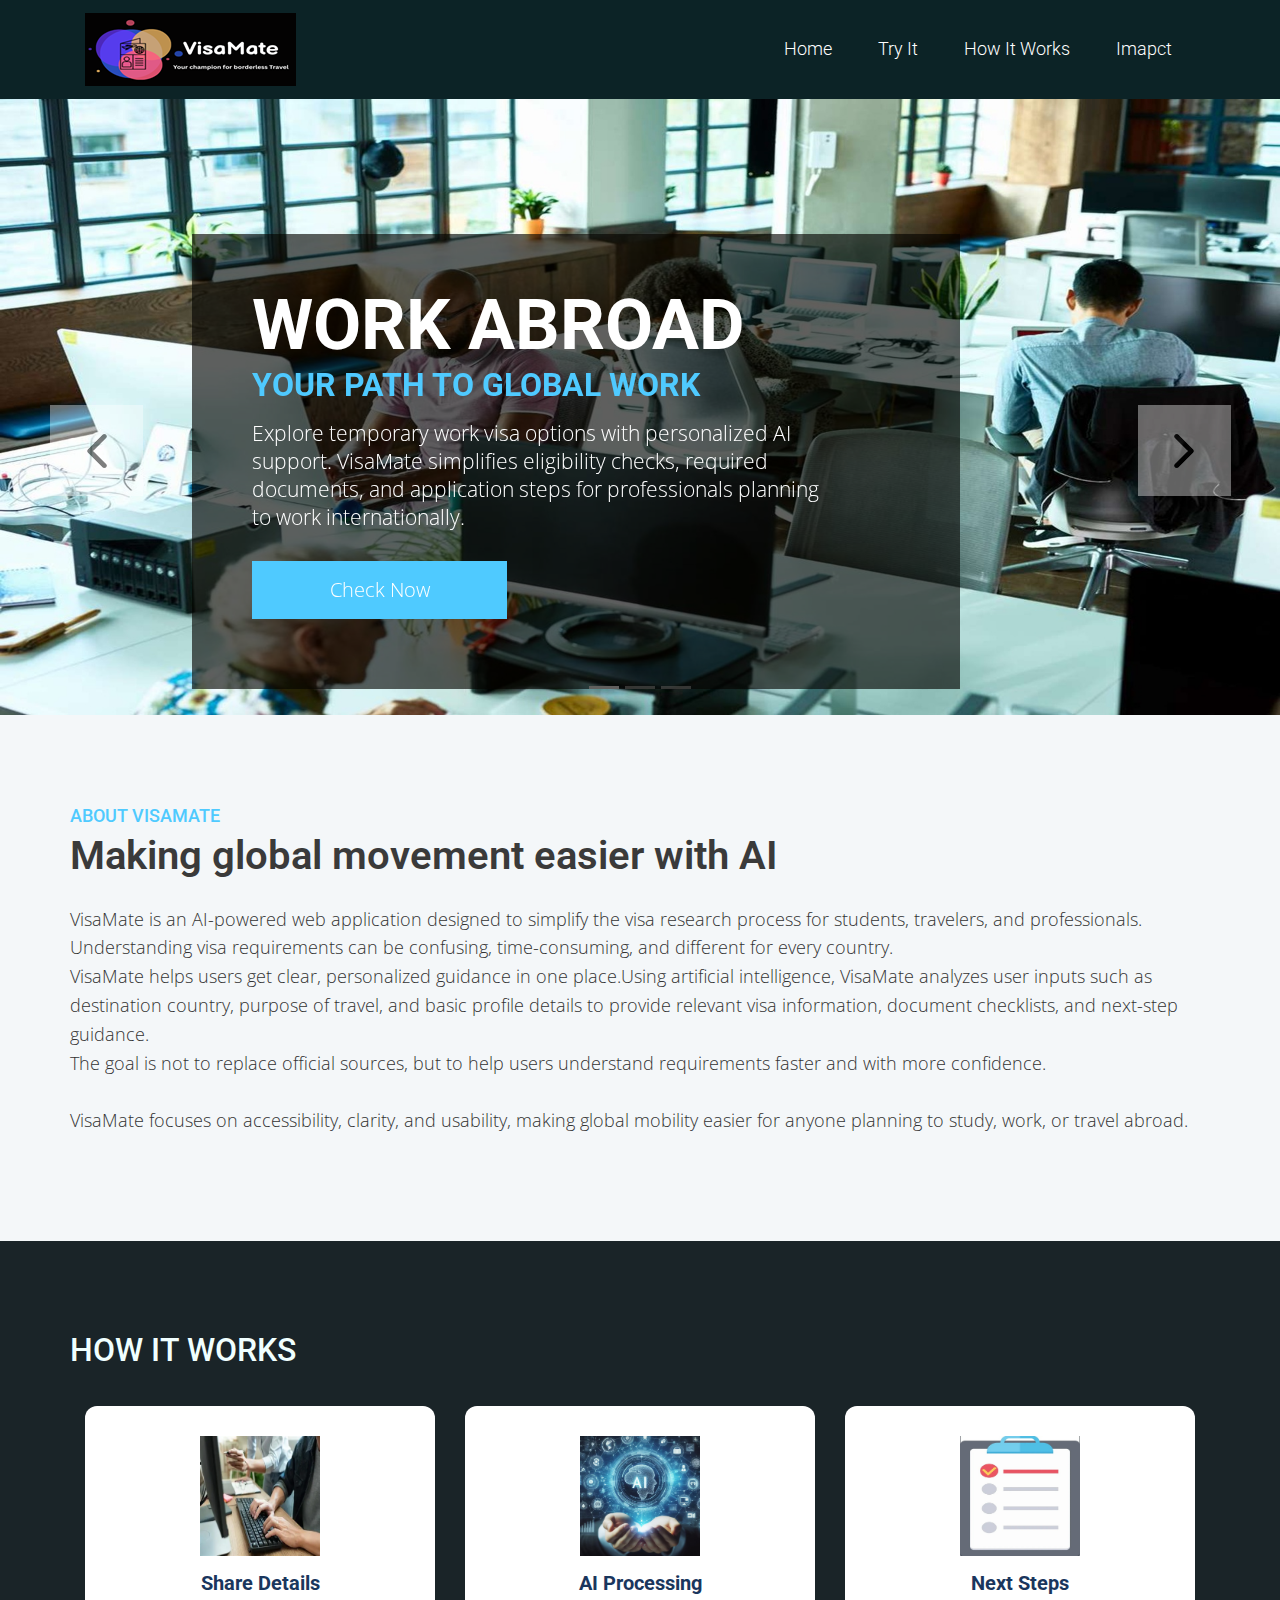
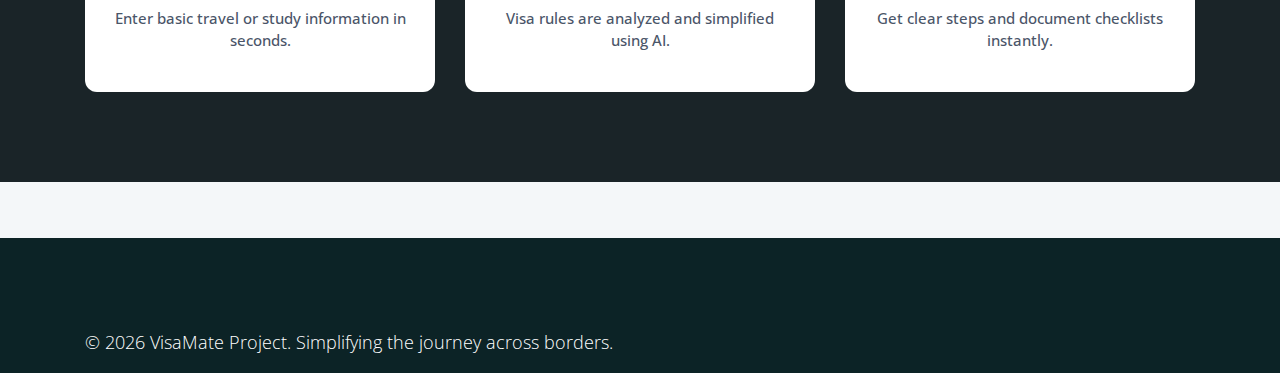
<file: VisamateFrontend/index.html>
<!DOCTYPE html>
<html>

<head>
   <meta charset="utf-8">
   <meta name="viewport" content="width=device-width, initial-scale=1.0">
   <title>VisaMate</title>
   <link rel="stylesheet" href="css/bootstrap.min.css">
   <link rel="stylesheet" href="css/style.css">
   <link rel="stylesheet" href="css/fontawesome.min.css">
   <link href="https://fonts.googleapis.com/css?family=Open+Sans|Roboto" rel="stylesheet">
</head>

<body>
   <div id="header" class="header">
      <nav class="navbar navbar-expand-lg navbar-light text-capitalize">
         <div class="container">
            <a class="navbar-brand" href="#"><img src="imgs/VisaMate.png" alt="#" /></a>
            <button class="navbar-toggler" type="button" data-toggle="collapse" data-target="#show-menu"
               aria-controls="navbarSupportedContent" aria-expanded="false" aria-label="Toggle navigation">
               <span class="navbar-toggler-icon"></span>
            </button>
            <div class="collapse navbar-collapse" id="show-menu">
               <ul class="navbar-nav ml-auto">
                  <li class="nav-item active">
                     <a class="nav-link" href="index.html">Home</a>
                  </li>
                  <li class="nav-item">
                     <a class="nav-link" href="form_fill.html">Try It</a>
                  </li>
                  <li class="nav-item">
                     <a class="nav-link" href="howitworks.html">How it works</a>
                  </li>
                  <li class="nav-item">
                     <a class="nav-link" href="impact.html">Imapct</a>
                  </li>
               </ul>
            </div>
         </div>
      </nav>
   </div>
   <div id="home" class="slider">
      <div id="main_slider" class="carousel slide" data-ride="carousel">
         <ol class="carousel-indicators">
            <li data-target="#main_slider" data-slide-to="0" class="active"></li>
            <li data-target="#main_slider" data-slide-to="1"></li>
            <li data-target="#main_slider" data-slide-to="2"></li>
         </ol>

         <div class="carousel-inner">

            <div class="carousel-item active">
               <img class="d-block w-100" src="imgs/working_slider.jpg" alt="slider_img">
               <div class="ovarlay_slide_cont">
                  <h2>Work Abroad</h2>
                  <h4>Your Path to Global Work</h4>
                  <p>Explore temporary work visa options with personalized AI support. VisaMate simplifies eligibility
                     checks, required documents, and application steps for professionals planning to work
                     internationally.</p>
                  <a class="blue_bt" href="form_fill.html">Check Now</a>
               </div>
            </div>

            <div class="carousel-item">
               <img class="d-block w-100" src="imgs/educationslider.jpeg" alt="slider_img">
               <div class="ovarlay_slide_cont">
                  <h2>Study Abroad</h2>
                  <h4>Study Abroad, Made Simple</h4>
                  <p>Get AI-powered guidance for student visas based on your destination, course, and study plans.
                     VisaMate helps you understand requirements, documents, and next steps so you can focus on your
                     education goals.</p>
                  <a class="blue_bt" href="form_fill.html">Check Now</a>
               </div>
            </div>

            <div class="carousel-item">
               <img class="d-block w-100" src="imgs/traval.jpg" alt="slider_img">
               <div class="ovarlay_slide_cont">
                  <h2>Travel Visa</h2>
                  <h4>Plan Your Trip, Not the Paperwork</h4>
                  <p>Plan your travel with confidence using smart visa insights. VisaMate provides clear, up-to-date
                     guidance on tourist visa requirements so you can avoid last-minute surprises.</p>
                  <a class="blue_bt" href="form_fill.html">Check Nowe</a>
               </div>
            </div>
         </div>
      </div>

      <a class="carousel-control-prev" href="#main_slider" role="button" data-slide="prev">
         <img src="imgs/left.png" alt="#" />
      </a>
      <a class="carousel-control-next" href="#main_slider" role="button" data-slide="next">
         <img src="imgs/right.png" alt="#" />
      </a>
   </div>

   </div>
   <div id="about" class="about_section layout_padding">
      <div class="container">
         <div class="row">
            <div class="row-md-5">
               <h4>ABOUT VISAMATE</h4>
               <h3 style="text-transform: none !important">Making global movement easier with AI</h3>
               <p>VisaMate is an AI-powered web application designed to simplify the visa research process for students,
                  travelers, and professionals. Understanding visa requirements can be confusing, time-consuming, and
                  different for every country. <br>VisaMate helps users get clear, personalized guidance in one
                  place.Using artificial intelligence, VisaMate analyzes user inputs such as destination country,
                  purpose of travel, and basic profile details to provide relevant visa information, document
                  checklists, and next-step guidance. <br>The goal is not to replace official sources, but to help users
                  understand requirements faster and with more confidence.<br><br>VisaMate focuses on accessibility,
                  clarity, and usability, making global mobility easier for anyone planning to study, work, or travel
                  abroad.</p>
            </div>
         </div>
      </div>
   </div>
   <div id="hiw" class="hiw_section layout_padding" style="background: #1a2428;">
      <div class="container">
         <div class="row hiw_row">
            <h2 style="color: azure;">HOW IT WORKS</h2>
         </div>
         <br>
         <div class="row hiw_row">
            <div class="col-md-4">
               <div class="hiw_card">
                  <img src="imgs/blog1.png" alt="">
                  <h4>Share Details</h4>
                  <p>Enter basic travel or study information in seconds.</p>
               </div>
            </div>

            <div class="col-md-4">
               <div class="hiw_card">
                  <img src="imgs/blog2.avif" alt="">
                  <h4>AI Processing</h4>
                  <p>Visa rules are analyzed and simplified using AI.</p>
               </div>
            </div>

            <div class="col-md-4">
               <div class="hiw_card">
                  <img src="imgs/blog3.jpg" alt="">
                  <h4>Next Steps</h4>
                  <p>Get clear steps and document checklists instantly.</p>
               </div>
            </div>

         </div>

      </div>

   </div>

   </div><br><br>
   <div class="row"></div>
   <footer>
      <div class="container">
         <p>&copy; 2026 VisaMate Project. Simplifying the journey across borders.</p>
      </div>
   </footer>
   <script src="js/jquery-3.3.1.min.js"></script>
   <script src="js/bootstrap.min.js"></script>
   <script>
      $(function () {
         'use strict';

         // Smooth scroll ONLY for same-page links
         $('.navbar-nav a').on('click', function (e) {
            var target = $(this).attr('href');

            // If link starts with #
            if (target.startsWith('#')) {
               e.preventDefault();

               if ($(target).length) {
                  $('html, body').animate({
                     scrollTop: $(target).offset().top
                  }, 800);
               }
            }
         });
      });

   </script>
</body>

</html>
</file>
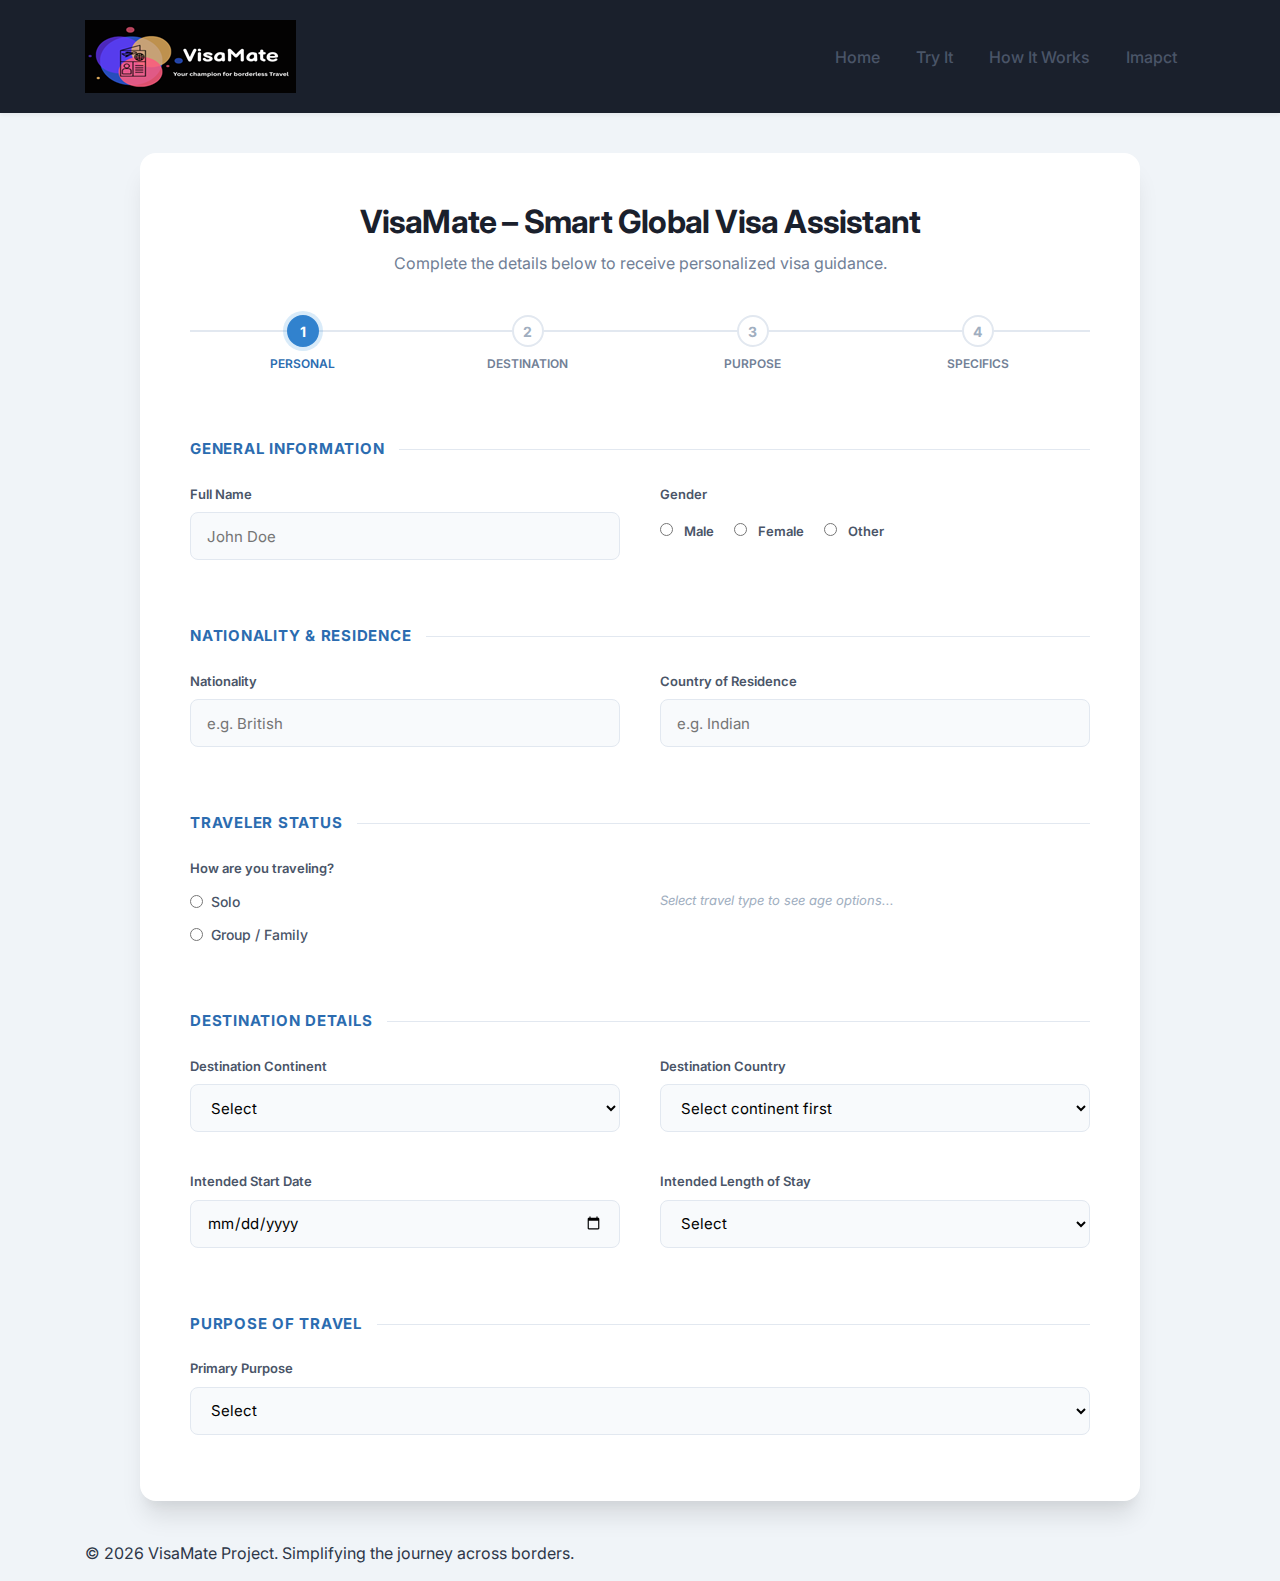
<file: VisamateFrontend/form_fill.html>
<!DOCTYPE html>
<html lang="en">

<head>
    <meta charset="UTF-8">
    <title>VisaMate – Global Visa Guidance</title>
    <meta name="viewport" content="width=device-width, initial-scale=1.0">

    <link rel="stylesheet" href="https://cdn.jsdelivr.net/npm/bootstrap@4.6.2/dist/css/bootstrap.min.css">
    <link href="https://fonts.googleapis.com/css2?family=Inter:wght@400;500;600;700&display=swap" rel="stylesheet">
    <link rel="stylesheet" href="https://cdnjs.cloudflare.com/ajax/libs/font-awesome/5.15.4/css/all.min.css">

    <style>
        body {
            background: #f0f4f8;
            font-family: 'Inter', -apple-system, sans-serif;
            color: #2d3748;
        }

        .navbar {
            background-color: #1a202c;
            box-shadow: 0 2px 4px rgba(0, 0, 0, 0.05);
            padding: 15px 0;
        }

        .navbar-brand {
            font-weight: 700;
            color: #2b6cb0 !important;
            font-size: 24px;
        }

        .nav-link {
            font-weight: 500;
            color: #4a5568 !important;
            margin: 0 10px;
            transition: color 0.3s;
        }

        .nav-link:hover {
            color: #2b6cb0 !important;
        }

        .form-container {
            max-width: 1000px;
            margin: 40px auto;
            background: #ffffff;
            padding: 50px;
            border-radius: 16px;
            box-shadow: 0 20px 25px -5px rgba(0, 0, 0, 0.1), 0 10px 10px -5px rgba(0, 0, 0, 0.04);
        }

        h2 {
            font-weight: 700;
            color: #1a202c;
            letter-spacing: -0.025em;
            margin-bottom: 10px !important;
        }

        p.subtitle {
            text-align: center;
            color: #718096;
            margin-bottom: 40px;
        }

        .progress-stack {
            display: flex;
            justify-content: space-between;
            margin-bottom: 40px;
            position: relative;
        }

        .progress-stack::before {
            content: "";
            position: absolute;
            top: 15px;
            left: 0;
            width: 100%;
            height: 2px;
            background: #e2e8f0;
            z-index: 1;
        }

        .step {
            position: relative;
            z-index: 2;
            text-align: center;
            flex: 1;
        }

        .step-icon {
            width: 32px;
            height: 32px;
            background: #fff;
            border: 2px solid #e2e8f0;
            border-radius: 50%;
            margin: 0 auto 8px;
            display: flex;
            align-items: center;
            justify-content: center;
            font-size: 14px;
            font-weight: 700;
            color: #a0aec0;
            transition: all 0.3s ease;
        }

        .step.active .step-icon {
            border-color: #3182ce;
            background: #3182ce;
            color: #fff;
            box-shadow: 0 0 0 4px rgba(66, 153, 225, 0.2);
        }

        .step.completed .step-icon {
            border-color: #38a169;
            background: #38a169;
            color: #fff;
        }

        .step-label {
            font-size: 12px;
            font-weight: 600;
            color: #718096;
            text-transform: uppercase;
        }

        .step.active .step-label {
            color: #2b6cb0;
        }

        #visaForm {
            display: grid;
            grid-template-columns: 1fr 1fr;
            column-gap: 40px;
            row-gap: 24px;
        }

        .section-title {
            grid-column: 1 / -1;
            font-size: 15px;
            font-weight: 700;
            color: #2b6cb0;
            text-transform: uppercase;
            letter-spacing: 0.05em;
            margin-top: 25px;
            display: flex;
            align-items: center;
        }

        .section-title::after {
            content: "";
            flex: 1;
            height: 1px;
            background: #e2e8f0;
            margin-left: 15px;
        }

        label {
            font-size: 13px;
            font-weight: 600;
            color: #4a5568;
            margin-bottom: 8px;
            display: block;
        }

        input,
        select {
            width: 100%;
            height: 48px !important;
            padding: 10px 16px !important;
            font-size: 15px !important;
            border-radius: 8px !important;
            border: 1.5px solid #e2e8f0 !important;
            background-color: #f8fafc !important;
            transition: all 0.2s ease-in-out !important;
        }

        input:focus,
        select:focus {
            outline: none !important;
            border-color: #3182ce !important;
            background-color: #ffffff !important;
            box-shadow: 0 0 0 4px rgba(66, 153, 225, 0.15) !important;
        }

        .gender-options {
            display: flex;
            gap: 20px;
            padding-top: 10px;
        }

        .hidden {
            display: none !important;
        }

        #study,
        #work,
        #travel,
        #family,
        #transit,
        #medical,
        #business,
        #research,
        #volunteer,
        #diplomatic,
        #event,
        #pr {
            grid-column: 1 / -1;
            padding: 30px;
            background: #f8fafc;
            border-radius: 12px;
            border: 1px solid #e2e8f0;
            display: grid;
            grid-template-columns: 1fr 1fr;
            gap: 20px;
            margin-top: 20px;
        }

        .full-width {
            grid-column: 1 / -1;
        }

        .btn-submit {
            grid-column: 1 / -1;
            background: #2b6cb0;
            color: white;
            border: none;
            padding: 16px;
            font-size: 16px;
            font-weight: 700;
            border-radius: 8px;
            margin-top: 20px;
            cursor: pointer;
            box-shadow: 0 4px 6px -1px rgba(0, 0, 0, 0.1);
            display: none;
            /* Hidden until purpose is selected */
            width: 100%;
            transition: background 0.3s;
        }

        .btn-submit:hover {
            background: #2c5282;
        }

        @media (max-width: 768px) {

            #visaForm,
            #study,
            #work,
            #travel,
            #family,
            #transit,
            #medical,
            #business,
            #research,
            #volunteer,
            #diplomatic,
            #event,
            #pr {
                grid-template-columns: 1fr;
            }

            .step-label {
                display: none;
            }

            .form-container {
                padding: 25px;
                margin: 10px;
            }
        }

        /* Keeps radio circles standard size */
        input[type="radio"] {
            width: auto !important;
            height: auto !important;
            margin-right: 8px !important;
            cursor: pointer;
        }

        /* Container for the options */
        .options-stack {
            display: flex;
            flex-direction: column;
            gap: 12px;
            padding-top: 5px;
        }

        .radio-label-custom {
            display: flex;
            align-items: center;
            font-size: 14px;
            font-weight: 500;
            color: #4a5568;
            cursor: pointer;
            margin-bottom: 0;
        }

        #aiResult ul {
            list-style-type: disc;
            /* standard bullets */
            padding-left: 20px;
            /* indent bullets */
            margin: 10px 0;
            /* spacing around the list */
        }

        #aiResult li {
            margin-bottom: 12px;
            /* spacing between points */
            /* bold text */
            line-height: 1.5;
            /* improve readability */
        }

        #aiResult li a {
            color: #2b6cb0;
            /* clickable link color */
            text-decoration: underline;
            /* underline links */
        }
    </style>
</head>

<body>
    <div id="header" class="header">
        <nav class="navbar navbar-expand-lg navbar-light text-capitalize">
            <div class="container">
                <a class="navbar-brand" href="#"><img src="imgs/VisaMate.png" alt="#" /></a>
                <button class="navbar-toggler" type="button" data-toggle="collapse" data-target="#show-menu"
                    aria-controls="navbarSupportedContent" aria-expanded="false" aria-label="Toggle navigation">
                    <span class="navbar-toggler-icon"></span>
                </button>
                <div class="collapse navbar-collapse" id="show-menu">
                    <ul class="navbar-nav ml-auto">
                        <li class="nav-item active">
                            <a class="nav-link" href="index.html">Home</a>
                        </li>
                        <li class="nav-item">
                            <a class="nav-link" href="form_fill.html">Try It</a>
                        </li>
                        <li class="nav-item">
                            <a class="nav-link" href="howitworks.html">How it works</a>
                        </li>
                        <li class="nav-item">
                            <a class="nav-link" href="impact.html">Imapct</a>
                        </li>
                    </ul>
                </div>
            </div>
        </nav>
    </div>

    <div class="form-container">
        <h2 class="text-center">VisaMate – Smart Global Visa Assistant</h2>
        <p class="subtitle">Complete the details below to receive personalized visa guidance.</p>

        <div class="progress-stack">
            <div class="step active" id="step1">
                <div class="step-icon">1</div>
                <div class="step-label">Personal</div>
            </div>
            <div class="step" id="step2">
                <div class="step-icon">2</div>
                <div class="step-label">Destination</div>
            </div>
            <div class="step" id="step3">
                <div class="step-icon">3</div>
                <div class="step-label">Purpose</div>
            </div>
            <div class="step" id="step4">
                <div class="step-icon">4</div>
                <div class="step-label">Specifics</div>
            </div>
        </div>

        <form id="visaForm">

            <div class="section-title">General Information</div>

            <div class="form-group">
                <label>Full Name</label>
                <input type="text" placeholder="John Doe" required class="track-step" data-step="1" name="name">
            </div>

            <div class="form-group">
                <label>Gender</label>
                <div class="gender-options">
                    <label><input type="radio" name="gender" value="male" required> Male</label>
                    <label><input type="radio" name="gender" value="female"> Female</label>
                    <label><input type="radio" name="gender" value="other"> Other</label>



                </div>
            </div>

            <div class="section-title">Nationality & Residence</div>

            <div class="form-group">
                <label>Nationality</label>
                <input type="text" placeholder="e.g. British" required class="track-step" data-step="1"
                    name="nationality">
            </div>

            <div class="form-group">
                <label>Country of Residence</label>
                <input type="text" placeholder="e.g. Indian" required class="track-step" data-step="1"
                    name="residence_country">
            </div>

            <div class="section-title">Traveler Status</div>

            <div class="form-group">
                <label>How are you traveling?</label>
                <div class="options-stack">
                    <label class="radio-label-custom">
                        <input type="radio" name="travel_type" value="solo" class="track-step" data-step="2"> Solo
                    </label>
                    <label class="radio-label-custom">
                        <input type="radio" name="travel_type" value="group" class="track-step" data-step="2"> Group /
                        Family
                    </label>
                </div>
            </div>

            <div class="form-group">
                <div id="traveler-placeholder"
                    style="color: #a0aec0; font-size: 13px; font-style: italic; margin-top: 32px;">
                    Select travel type to see age options...
                </div>

                <div id="soloAdultBlock" style="display:none;">
                    <label>What is your age group?</label>
                    <div class="options-stack">
                        <label class="radio-label-custom">
                            <input type="radio" name="solo_age_group" value="adult" class="track-step" data-step="2">
                            Adult (18+)
                        </label>
                        <label class="radio-label-custom">
                            <input type="radio" name="solo_age_group" value="minor" class="track-step" data-step="2">
                            Minor (Under 18)
                        </label>
                    </div>
                </div>

                <div id="groupMinorBlock" style="display:none;">
                    <label>Are there minors in your group?</label>
                    <div class="options-stack">
                        <label class="radio-label-custom">
                            <input type="radio" name="group_has_minors" value="no-minors" class="track-step"
                                data-step="2"> No, adults only
                        </label>
                        <label class="radio-label-custom">
                            <input type="radio" name="group_has_minors" value="has-minors" class="track-step"
                                data-step="2"> Yes, includes minors
                        </label>
                    </div>
                </div>
            </div>
            <div class="section-title">Destination Details</div>

            <div class="form-group">
                <label>Destination Continent</label>
                <select id="continent" required class="track-step" data-step="2" name="continent">
                    <option value="">Select</option>
                    <option value="asia">Asia</option>
                    <option value="europe">Europe</option>
                    <option value="north">North America</option>
                    <option value="south">South America</option>
                    <option value="africa">Africa</option>
                    <option value="oceania">Oceania</option>
                </select>
            </div>

            <div class="form-group">
                <label>Destination Country</label>
                <select id="country" name="destination_country" required class="track-step" data-step="2">
                    <option value="">Select continent first</option>
                </select>
            </div>

            <div class="form-group">
                <label>Intended Start Date</label>
                <input type="date" required class="track-step" data-step="2" name="start_date">
            </div>

            <div class="form-group">
                <label>Intended Length of Stay</label>
                <select required class="track-step" data-step="2" name="duration">
                    <option value="">Select</option>
                    <option>Less than 3 months</option>
                    <option>3 – 6 months</option>
                    <option>More than 6 months</option>
                </select>
            </div>

            <div class="section-title">Purpose of Travel</div>
            <div class="form-group full-width">
                <label>Primary Purpose</label>
                <select id="purpose" required class="track-step" data-step="3" name="purpose">
                    <option value="">Select</option>
                    <option value="study">Study</option>
                    <option value="work">Work / Employment</option>
                    <option value="travel">Tourism / Travel</option>
                    <option value="family">Family / Dependent</option>
                    <option value="transit">Transit</option>
                    <option value="medical">Medical / Health</option>
                    <option value="business">Business / Short-term Work</option>
                    <option value="research">Research / Academic</option>
                    <option value="volunteer">Volunteer / Humanitarian</option>
                    <option value="diplomatic">Diplomatic / Official</option>
                    <option value="event">Special Event / Function</option>
                    <option value="pr">Permanent Residency / Immigration</option>
                </select>
            </div>

            <!-- STUDY -->
            <div id="study" class="hidden">
                <div class="section-title">Study Details</div>
                <div class="form-group"><label>Program Type</label><select name="study_program_type">
                        <option>High School</option>
                        <option>Bachelor</option>
                        <option>Master</option>
                        <option>PhD</option>
                    </select></div>
                <div class="form-group"><label>Host Institution</label><input name="study_institution"></div>
                <div class="form-group"><label>Admission Status</label><select name="study_admission_status">
                        <option>Accepted</option>
                        <option>Pending</option>
                    </select></div>
                <div class="form-group"><label>Study Authorization Available?</label><select name="study_authorization">
                        <option>Yes</option>
                        <option>No</option>
                    </select></div>
                <div class="form-group"><label>Funding Source</label><select name="study_funding_source">
                        <option>Self</option>
                        <option>Scholarship</option>
                        <option>Sponsor</option>
                    </select></div>
                <div class="form-group"><label>Proof of Funds Available?</label><select name="study_proof_of_funds">
                        <option>Yes</option>
                        <option>No</option>
                    </select></div>
            </div>

            <!-- WORK -->
            <div id="work" class="hidden">
                <div class="section-title">Employment Details</div>
                <div class="form-group"><label>Employment Type</label><select name="work_employment_type">
                        <option>Skilled</option>
                        <option>Temporary</option>
                    </select></div>
                <div class="form-group"><label>Paid or Unpaid</label><select name="work_paid_status">
                        <option>Paid</option>
                        <option>Unpaid</option>
                    </select></div>
                <div class="form-group"><label>Employer Name</label><input name="work_employer_name"></div>
                <div class="form-group"><label>Job Title</label><input name="work_job_title"></div>
                <div class="form-group"><label>Occupation</label><select name="work_occupation">
                        <option>IT / Software</option>
                        <option>Engineering</option>
                        <option>Healthcare</option>
                        <option>Education</option>
                        <option>Business</option>
                        <option>Skilled Trades</option>
                        <option>Other</option>
                    </select></div>
                <div class="form-group"><label>Contract Available?</label><select name="work_contract_available">
                        <option>Yes</option>
                        <option>No</option>
                    </select></div>
                <div class="form-group"><label>Work Authorization Status</label><select
                        name="work_authorization_status">
                        <option>Required</option>
                        <option>Not Required</option>
                    </select></div>
                <div class="form-group"><label>Education Level</label><select name="work_education_level">
                        <option>High School</option>
                        <option>Diploma</option>
                        <option>Bachelor</option>
                        <option>Master</option>
                        <option>PhD</option>
                    </select></div>
                <div class="form-group"><label>Work Experience (Years)</label><select name="work_experience_years">
                        <option>None</option>
                        <option>Less than 1 year</option>
                        <option>1–2</option>
                        <option>3–5</option>
                        <option>6–10</option>
                        <option>10+</option>
                    </select></div>
            </div>

            <!-- TRAVEL -->
            <div id="travel" class="hidden">
                <div class="section-title">Tourism Details</div>
                <div class="form-group"><label>Entry Date</label><input type="date" name="travel_entry_date"></div>
                <div class="form-group"><label>Accommodation Type</label><select name="travel_accommodation_type">
                        <option>Hotel</option>
                        <option>Friend / Family</option>
                    </select></div>
                <div class="form-group"><label>Funding Source</label><select name="travel_funding_source">
                        <option>Self</option>
                        <option>Sponsor</option>
                    </select></div>
                <div class="form-group"><label>Proof of Funds</label><select name="travel_proof_of_funds">
                        <option>Yes</option>
                        <option>No</option>
                    </select></div>
                <div class="form-group"><label>Return Tie Evidence</label><select name="travel_return_ties">
                        <option>Yes</option>
                        <option>No</option>
                    </select></div>
            </div>

            <!-- FAMILY -->
            <div id="family" class="hidden">
                <div class="section-title">Family / Dependent Details</div>
                <div class="form-group"><label>Relationship to Host</label><select name="family_relationship">
                        <option>Spouse</option>
                        <option>Parent</option>
                        <option>Child</option>
                    </select></div>
                <div class="form-group"><label>Host Legal Status</label><select name="family_host_status">
                        <option>Citizen</option>
                        <option>PR</option>
                        <option>Visa Holder</option>
                    </select></div>
                <div class="form-group"><label>Temporary or Long-term</label><select name="family_duration_type">
                        <option>Temporary</option>
                        <option>Long-term</option>
                    </select></div>
                <div class="form-group"><label>Proof of Relationship</label><select name="family_proof_relationship">
                        <option>Yes</option>
                        <option>No</option>
                    </select></div>
                <div class="form-group"><label>Funding Source</label><select name="family_funding_source">
                        <option>Self</option>
                        <option>Host</option>
                    </select></div>
                <div class="form-group"><label>Invitation Letter Available?</label><select
                        name="family_invitation_letter">
                        <option>Yes</option>
                        <option>No</option>
                    </select></div>
                <div class="form-group"><label>Return Tie Evidence</label><select name="family_return_ties">
                        <option>Yes</option>
                        <option>No</option>
                    </select></div>
            </div>

            <!-- TRANSIT -->
            <div id="transit" class="hidden">
                <div class="section-title">Transit Details</div>
                <div class="form-group"><label>Transit Country</label><input name="transit_country"></div>
                <div class="form-group"><label>Final Destination Country</label><input name="transit_final_destination">
                </div>
                <div class="form-group"><label>Transit Duration</label><select name="transit_duration">
                        <option>Less than 24 hours</option>
                        <option>1–3 days</option>
                    </select></div>
                <div class="form-group"><label>Airside or Landside</label><select name="transit_area_type">
                        <option>Airside</option>
                        <option>Landside</option>
                    </select></div>
                <div class="form-group"><label>Onward Ticket Confirmed?</label><select name="transit_onward_ticket">
                        <option>Yes</option>
                        <option>No</option>
                    </select></div>
                <div class="form-group"><label>Final Destination Visa Status</label><select
                        name="transit_final_visa_status">
                        <option>Valid</option>
                        <option>Not Required</option>
                    </select></div>
            </div>

            <!-- MEDICAL -->
            <div id="medical" class="hidden">
                <div class="section-title">Medical Details</div>
                <div class="form-group"><label>Medical Purpose</label><input name="medical_purpose"></div>
                <div class="form-group"><label>Hospital Name</label><input name="medical_hospital_name"></div>
                <div class="form-group"><label>Acceptance Letter Available?</label><select
                        name="medical_acceptance_letter">
                        <option>Yes</option>
                        <option>No</option>
                    </select></div>
                <div class="form-group"><label>Funding Source</label><select name="medical_funding_source">
                        <option>Self</option>
                        <option>Sponsor</option>
                    </select></div>
                <div class="form-group"><label>Insurance Available?</label><select name="medical_insurance">
                        <option>Yes</option>
                        <option>No</option>
                    </select></div>
                <div class="form-group"><label>Travel Companion</label><select name="medical_travel_companion">
                        <option>Yes</option>
                        <option>No</option>
                    </select></div>
            </div>

            <!-- BUSINESS -->
            <div id="business" class="hidden">
                <div class="section-title">Business / Short-term Work</div>
                <div class="form-group"><label>Activity Type</label><input name="business_activity_type"></div>
                <div class="form-group"><label>Paid by Destination Entity?</label><select name="business_paid_by_host">
                        <option>Yes</option>
                        <option>No</option>
                    </select></div>
                <div class="form-group"><label>Productive Work?</label><select name="business_productive_work">
                        <option>Yes</option>
                        <option>No</option>
                    </select></div>
                <div class="form-group"><label>Host Company</label><input name="business_host_company"></div>
                <div class="form-group"><label>Invitation Letter Available?</label><select
                        name="business_invitation_letter">
                        <option>Yes</option>
                        <option>No</option>
                    </select></div>
                <div class="form-group"><label>Work Authorization Required?</label><select
                        name="business_work_authorization">
                        <option>Yes</option>
                        <option>No</option>
                    </select></div>
                <div class="form-group"><label>Return Intent</label><select name="business_return_intent">
                        <option>Yes</option>
                        <option>No</option>
                    </select></div>
            </div>

            <!-- RESEARCH -->
            <div id="research" class="hidden">
                <div class="section-title">Research / Academic</div>
                <div class="form-group"><label>Research Purpose</label><input name="research_purpose"></div>
                <div class="form-group"><label>Host Institution</label><input name="research_host_institution"></div>
                <div class="form-group"><label>Invitation Letter</label><select name="research_invitation_letter">
                        <option>Yes</option>
                        <option>No</option>
                    </select></div>
                <div class="form-group"><label>Paid or Unpaid</label><select name="research_paid_status">
                        <option>Paid</option>
                        <option>Unpaid</option>
                    </select></div>
                <div class="form-group"><label>Authorization Required?</label><select
                        name="research_authorization_required">
                        <option>Yes</option>
                        <option>No</option>
                    </select></div>
                <div class="form-group"><label>Funding Source</label><select name="research_funding_source">
                        <option>Self</option>
                        <option>Grant</option>
                    </select></div>
            </div>

            <!-- VOLUNTEER -->
            <div id="volunteer" class="hidden">
                <div class="section-title">Volunteer / Humanitarian</div>
                <div class="form-group"><label>Activity Type</label><input name="volunteer_activity_type"></div>
                <div class="form-group"><label>Paid or Unpaid</label><select name="volunteer_paid_status">
                        <option>Paid</option>
                        <option>Unpaid</option>
                    </select></div>
                <div class="form-group"><label>Host Organization</label><input name="volunteer_host_org"></div>
                <div class="form-group"><label>Invitation Letter</label><select name="volunteer_invitation_letter">
                        <option>Yes</option>
                        <option>No</option>
                    </select></div>
                <div class="form-group"><label>Authorization Required?</label><select
                        name="volunteer_authorization_required">
                        <option>Yes</option>
                        <option>No</option>
                    </select></div>
                <div class="form-group"><label>Funding Source</label><select name="volunteer_funding_source">
                        <option>Self</option>
                        <option>Organization</option>
                    </select></div>
            </div>

            <!-- DIPLOMATIC -->
            <div id="diplomatic" class="hidden">
                <div class="section-title">Diplomatic / Official</div>
                <div class="form-group"><label>Passport Type</label><select name="diplomatic_passport_type">
                        <option>Diplomatic</option>
                        <option>Official</option>
                    </select></div>
                <div class="form-group"><label>Sending Authority</label><input name="diplomatic_sending_authority">
                </div>
                <div class="form-group"><label>Host Authority</label><input name="diplomatic_host_authority"></div>
                <div class="form-group"><label>Note Verbale Available?</label><select name="diplomatic_note_verbale">
                        <option>Yes</option>
                        <option>No</option>
                    </select></div>
                <div class="form-group"><label>Dependents Traveling?</label><select name="diplomatic_dependents">
                        <option>Yes</option>
                        <option>No</option>
                    </select></div>
            </div>

            <!-- EVENT -->
            <div id="event" class="hidden">
                <div class="section-title">Special Event / Function</div>
                <div class="form-group"><label>Event Type</label><input name="event_type"></div>
                <div class="form-group"><label>Traveler Role</label><input name="event_traveler_role"></div>
                <div class="form-group"><label>Paid or Unpaid</label><select name="event_paid_status">
                        <option>Paid</option>
                        <option>Unpaid</option>
                    </select></div>
                <div class="form-group"><label>Active Participation?</label><select name="event_active_participation">
                        <option>Yes</option>
                        <option>No</option>
                    </select></div>
                <div class="form-group"><label>Authorization Required?</label><select
                        name="event_authorization_required">
                        <option>Yes</option>
                        <option>No</option>
                    </select></div>
                <div class="form-group"><label>Exit Intent After Event</label><select name="event_exit_intent">
                        <option>Yes</option>
                        <option>No</option>
                    </select></div>
            </div>

            <!-- PR -->
            <div id="pr" class="hidden">
                <div class="section-title">Permanent Residency</div>
                <div class="form-group"><label>Immigration Pathway</label><select name="pr_pathway">
                        <option>Skilled / Points-Based</option>
                        <option>Employer Sponsored</option>
                        <option>Family Sponsorship</option>
                        <option>Investor</option>
                        <option>Humanitarian</option>
                    </select></div>
                <div class="form-group"><label>Sponsor Available?</label><select name="pr_sponsor_available">
                        <option>Yes</option>
                        <option>No</option>
                    </select></div>
                <div class="form-group"><label>Sponsor Status</label><select name="pr_sponsor_status">
                        <option>Citizen</option>
                        <option>PR</option>
                    </select></div>
                <div class="form-group"><label>Education Level</label><select name="pr_education_level">
                        <option>High School</option>
                        <option>Diploma</option>
                        <option>Bachelor</option>
                        <option>Master</option>
                        <option>PhD</option>
                    </select></div>
                <div class="form-group"><label>Occupation</label><select name="pr_occupation">
                        <option>IT / Software</option>
                        <option>Engineering</option>
                        <option>Healthcare</option>
                        <option>Education</option>
                        <option>Business</option>
                        <option>Skilled Trades</option>
                        <option>Other</option>
                    </select></div>
                <div class="form-group"><label>Work Experience (Years)</label><select name="pr_work_experience">
                        <option>None</option>
                        <option>Less than 1 year</option>
                        <option>1–2</option>
                        <option>3–5</option>
                        <option>6–10</option>
                        <option>10+</option>
                    </select></div>
                <div class="form-group"><label>Language Test Status</label><select name="pr_language_test">
                        <option>Taken</option>
                        <option>Not Taken</option>
                    </select></div>
                <div class="form-group"><label>Proof of Funds</label><select name="pr_proof_of_funds">
                        <option>Yes</option>
                        <option>No</option>
                    </select></div>
                <div class="form-group"><label>Dependents Included?</label><select name="pr_dependents">
                        <option>Yes</option>
                        <option>No</option>
                    </select></div>
            </div>

            <button type="submit" id="submitBtn" class="btn-submit">Generate Visa Guidance</button>

        </form>
        <div id="aiResult" class="mt-4" style="display:none;
    padding: 25px;
    background: #ffffff;
    border-radius: 12px;
    border: 1px solid #e2e8f0;
    box-shadow: 0 10px 15px -3px rgba(0,0,0,0.05);
">
        </div>
    </div>
    <div class="row"></div>
    <footer>
        <div class="container">
            <p>&copy; 2026 VisaMate Project. Simplifying the journey across borders.</p>
        </div>
    </footer>
    <script>
        const sections = ["study", "work", "travel", "family", "transit", "medical", "business", "research", "volunteer", "diplomatic", "event", "pr"];
        const submitBtn = document.getElementById("submitBtn");

        // Purpose selection
        document.getElementById("purpose").addEventListener("change", function () {
            sections.forEach(id => {
                const section = document.getElementById(id);
                section.style.display = "none";
                section.classList.add('hidden');
            });

            if (this.value) {
                const target = document.getElementById(this.value);
                target.style.display = "grid";
                target.classList.remove('hidden');
                submitBtn.style.display = "block";
                updateProgress(4);
            } else {
                submitBtn.style.display = "none";
                updateProgress(3);
            }
        });

        // Country dropdown
        const countries = {
            asia: ["India", "Japan", "Singapore"],
            europe: ["Germany", "France", "UK"],
            north: ["USA", "Canada"],
            south: ["Brazil", "Argentina"],
            africa: ["Nigeria", "Kenya"],
            oceania: ["Australia", "New Zealand"]
        };

        document.getElementById("continent").addEventListener("change", function () {
            const c = document.getElementById("country");
            c.innerHTML = '<option value="">Select country</option>';
            (countries[this.value] || []).forEach(x => {
                const o = document.createElement("option");
                o.text = x;
                o.value = x.toLowerCase();
                c.add(o);
            });
        });

        // Progress update
        function updateProgress(stepNumber) {
            for (let i = 1; i <= 4; i++) {
                const stepEl = document.getElementById('step' + i);
                stepEl.classList.remove('active', 'completed');
                if (i < stepNumber) stepEl.classList.add('completed');
                else if (i === stepNumber) stepEl.classList.add('active');
            }
        }

        document.querySelectorAll('.track-step').forEach(input => {
            input.addEventListener('focus', function () {
                updateProgress(parseInt(this.dataset.step));
            });
        });

        const travelTypeRadios = document.getElementsByName("travel_type");
        travelTypeRadios.forEach(radio => {
            radio.addEventListener("change", function () {
                updateProgress(2);
                document.getElementById("traveler-placeholder").style.display = "none";
                document.getElementById("soloAdultBlock").style.display = this.value === "solo" ? "block" : "none";
                document.getElementById("groupMinorBlock").style.display = this.value !== "solo" ? "block" : "none";
            });
        });

        // ==========================
        // FORM SUBMIT & RESULT FORMAT
        // ==========================
        document.getElementById('visaForm').addEventListener('submit', async function (e) {
            e.preventDefault();

            const formData = new FormData(this);
            const data = {
                name: formData.get('name'),
                gender: formData.get('gender'),
                purpose: formData.get('purpose'),
                continent: formData.get('continent'),
                destination_country: formData.get('destination_country'),
                nationality: formData.get('nationality'),
                duration: formData.get('duration'),
                extra_fields: {}
            };

            formData.forEach((value, key) => {
                if (!(key in data)) {
                    data.extra_fields[key] = value;
                }
            });

            const resultDiv = document.getElementById('aiResult');
            resultDiv.style.display = "block";

            // ===== Show loader =====
            resultDiv.innerHTML = `
        <div style="display:flex; align-items:center; gap:10px;">
            <div class="spinner-border text-primary" role="status" style="width:24px; height:24px;">
                <span class="sr-only">Loading...</span>
            </div>
            <span>Generating AI response, please wait...</span>
        </div>
    `;

            try {
                const response = await fetch("http://localhost:8000/visa/ask", {
                    method: "POST",
                    headers: { "Content-Type": "application/json" },
                    body: JSON.stringify(data)
                });

                const result = await response.json();

                // ===== Process AI result =====
                resultDiv.innerHTML = "";

                if (result.status === 'success') {
                    // Remove stars and empty lines
                    const lines = result.summary
                        .split(/\n/)
                        .map(l => l.replace(/^[\*\-\s]+/, '').trim())
                        .filter(l => l !== "");

                    const ul = document.createElement("ul");
                    ul.style.paddingLeft = "20px";
                    ul.style.lineHeight = "1.6";

                    lines.forEach(line => {
                        const li = document.createElement("li");

                        // Bold the document/point name (before colon)
                        const match = line.match(/^([^:]+):\s*(.*)$/);
                        if (match) {
                            li.innerHTML = `<strong>${match[1].trim()}</strong>: ${match[2].trim()}`;
                        } else {
                            li.textContent = line;
                        }

                        // Convert links to clickable anchors
                        li.innerHTML = li.innerHTML.replace(
                            /(https?:\/\/[^\s]+)/g,
                            '<a href="$1" target="_blank">$1</a>'
                        );

                        ul.appendChild(li);
                    });

                    resultDiv.appendChild(ul);

                } else {
                    resultDiv.innerHTML = `<p>${result.summary}</p>`;
                }

            } catch (error) {
                resultDiv.innerHTML = `<p>Error: ${error.message}</p>`;
            }
        });

    </script>

    <script>
        function formatVisaOutput(rawText) {
            if (!rawText) return "";

            const lines = rawText
                .split("\n")
                .map(l => l.trim())
                .filter(l =>
                    l &&
                    !l.toLowerCase().startsWith("as a professional") &&
                    !l.toLowerCase().startsWith("here is")
                );

            let html = "<ul style='padding-left:20px; line-height:1.7;'>";

            lines.forEach(line => {
                // Remove numbering and stars
                line = line.replace(/^\d+[\.\)]?\s*/, "");
                line = line.replace(/\*\*/g, "");

                const colonIndex = line.indexOf(":");

                if (colonIndex !== -1) {
                    const title = line.substring(0, colonIndex).trim();
                    const desc = line.substring(colonIndex + 1).trim();

                    html += `<li><strong>${title}:</strong> ${desc}</li>`;
                } else {
                    html += `<li>${line}</li>`;
                }
            });

            html += "</ul>";
            return html;
        }
    </script>

</body>

</html>
</file>
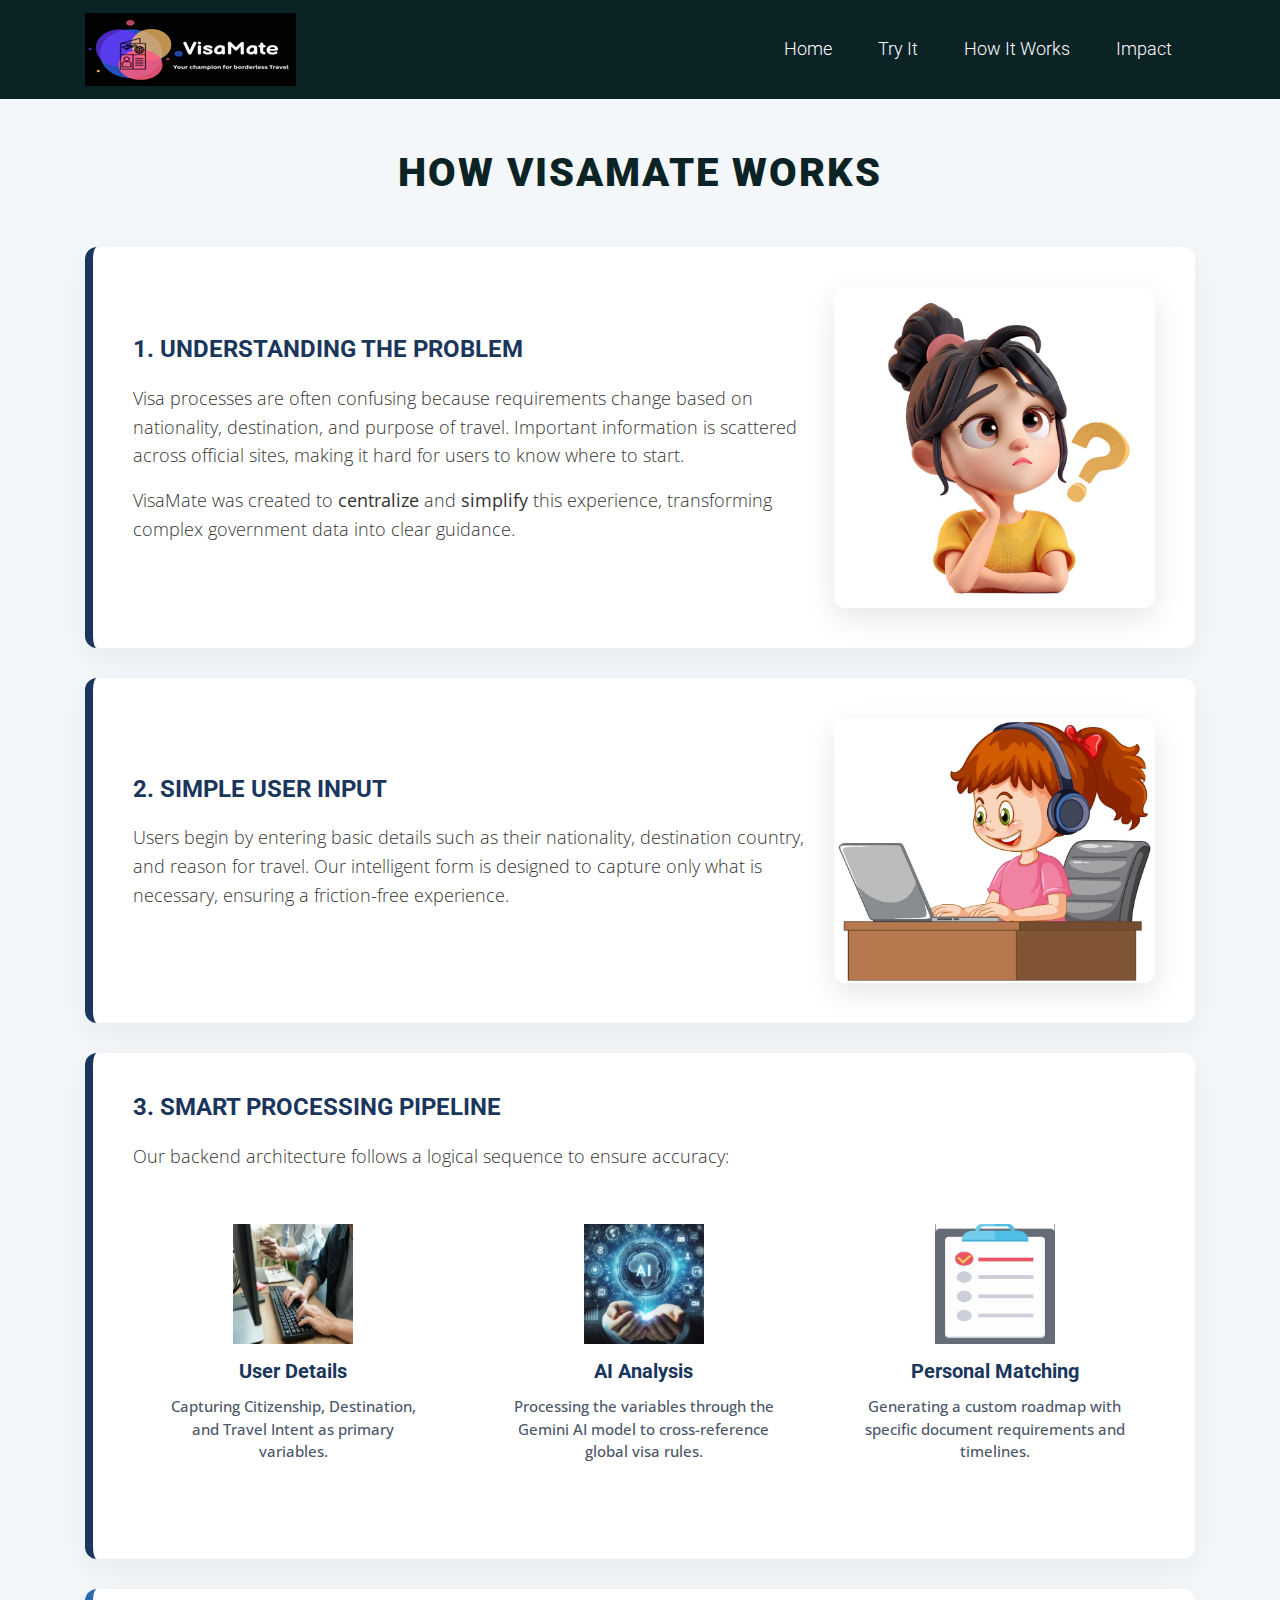
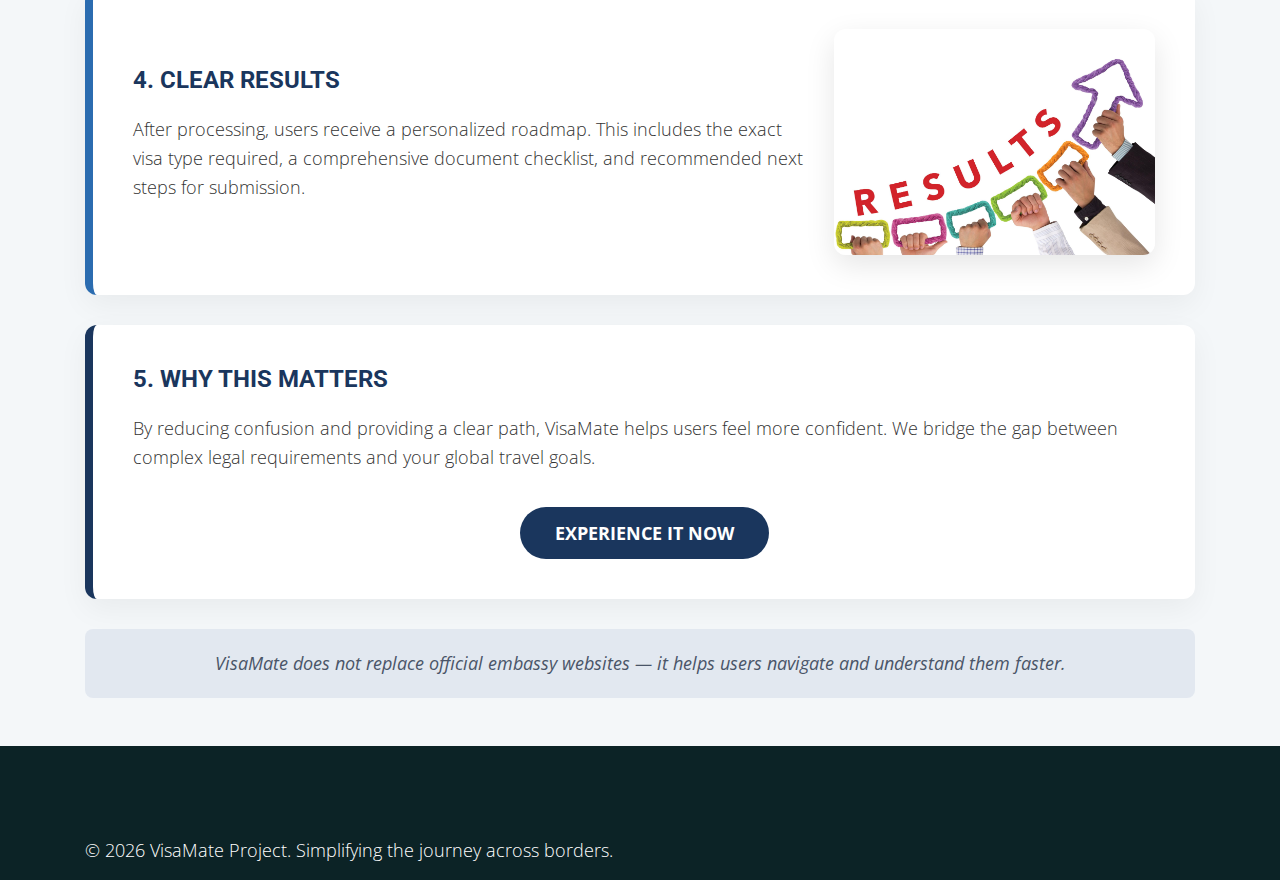
<file: VisamateFrontend/howitworks.html>
<!DOCTYPE html>
<html lang="en">

<head>
    <meta charset="UTF-8">
    <title>How It Works | VisaMate</title>
    <meta name="viewport" content="width=device-width, initial-scale=1.0">
    <link rel="stylesheet" href="css/bootstrap.min.css">
    <link rel="stylesheet" href="css/style.css">
    <link rel="stylesheet" href="css/fontawesome.min.css">
    <link href="https://fonts.googleapis.com/css?family=Open+Sans|Roboto" rel="stylesheet">

    <style>
        /* Global Styles */
        body {
            background-color: #f4f7f9 !important;
            color: #333 !important;
            line-height: 1.6;
        }

        /* Main Title Styling */
        .main-title {
            font-weight: 900 !important;
            color: #0c2326 !important;
            text-transform: uppercase;
            margin-top: 50px;
            margin-bottom: 50px;
            letter-spacing: 2px;
        }

        /* Structured Section Styling */
        .step-container {
            background: #fff !important;
            border-radius: 12px !important;
            padding: 40px !important;
            margin-bottom: 30px !important;
            box-shadow: 0 10px 30px rgba(0, 0, 0, 0.05) !important;
            border-left: 8px solid #1a365d !important;
            /* Dark Blue Accent */
            transition: 0.3s;
        }

        .step-container:hover {
            transform: translateX(10px);
        }

        .step-container h3 {
            color: #1a365d !important;
            font-weight: 700 !important;
            margin-bottom: 20px !important;
            font-size: 24px !important;
        }

        /* Processing Cards Styling */
        .process-box {
            background: #f8fafc !important;
            border: 1px solid #e2e8f0 !important;
            padding: 25px !important;
            border-radius: 10px !important;
            text-align: center;
            height: 100%;
            transition: 0.3s;
        }

        .process-box:hover {
            background: #1a365d !important;
            color: #fff !important;
        }

        .process-box h5 {
            font-weight: 700 !important;
            margin-bottom: 15px !important;
        }

        /* Logic Background Section */
        .bg-logic {
            border-left: 8px solid #2b6cb0 !important;
            /* Royal Blue Accent */
        }

        /* Footer Note */
        .disclaimer-box {
            background: #e2e8f0 !important;
            padding: 20px !important;
            border-radius: 8px !important;
            font-style: italic;
            color: #4a5568 !important;
        }

        /* Button Styling */
        .btn-action {
            background-color: #1a365d !important;
            color: white !important;
            padding: 12px 35px !important;
            border-radius: 50px !important;
            font-weight: 700 !important;
            text-transform: uppercase;
            display: inline-block;
            margin-top: 20px;
            text-decoration: none !important;
        }
    </style>
</head>

<body>
    <nav class="navbar navbar-expand-lg navbar-light text-capitalize">
        <div class="container">
            <a class="navbar-brand" href="#"><img src="imgs/VisaMate.png" alt="#" /></a>
            <button class="navbar-toggler" type="button" data-toggle="collapse" data-target="#show-menu">
                <span class="navbar-toggler-icon"></span>
            </button>
            <div class="collapse navbar-collapse" id="show-menu">
                <ul class="navbar-nav ml-auto">
                    <li class="nav-item active"><a class="nav-link" href="index.html">Home</a></li>
                    <li class="nav-item"><a class="nav-link" href="form_fill.html">Try It</a></li>
                    <li class="nav-item"><a class="nav-link" href="howitworks.html">How it works</a></li>
                    <li class="nav-item"><a class="nav-link" href="impact.html">Impact</a></li>
                </ul>
            </div>
        </div>
    </nav>

    <div class="container mb-5">
        <h1 class="text-center main-title">How VisaMate Works</h1>

        <div class="step-container">
            <div class="row align-items-center">
                <div class="col-md-8">
                    <h3>1. Understanding the Problem</h3>
                    <p>Visa processes are often confusing because requirements change based on nationality, destination,
                        and purpose of travel. Important information is scattered across official sites, making it hard
                        for users to know where to start.</p>
                    <p>VisaMate was created to <strong>centralize</strong> and <strong>simplify</strong> this
                        experience, transforming complex government data into clear guidance.</p>
                </div>
                <div class="col-md-4 step-img-right">
                    <img src="imgs/thinking.png" alt="Visa confusion illustration" class="step-img">
                </div>
            </div>
        </div>
        <div class="step-container">
            <div class="row align-items-center">
                <div class="col-md-8">
                    <h3>2. Simple User Input</h3>
                    <p>
                        Users begin by entering basic details such as their nationality,
                        destination country, and reason for travel. Our intelligent form
                        is designed to capture only what is necessary, ensuring a
                        friction-free experience.
                    </p>
                </div>
                <div class="col-md-4 step-img-right">
                    <img src="imgs/searching.png" alt="Visa confusion illustration" class="step-img">
                </div>
            </div>
        </div>




        <div class="step-container">
            <h3>3. Smart Processing Pipeline</h3>
            <p class="mb-4">Our backend architecture follows a logical sequence to ensure accuracy:</p>

            <div class="row mt-4">

                <div class="col-md-4 mb-3">
                    <div class="hiw_card text-center">
                        <img src="imgs/blog1.png" alt="User Details">
                        <h4>User Details</h4>
                        <p>Capturing Citizenship, Destination, and Travel Intent as primary variables.</p>
                    </div>
                </div>

                <div class="col-md-4 mb-3">
                    <div class="hiw_card text-center">
                        <img src="imgs/blog2.avif" alt="AI Analysis">
                        <h4>AI Analysis</h4>
                        <p>Processing the variables through the Gemini AI model to cross-reference global visa rules.
                        </p>
                    </div>
                </div>

                <div class="col-md-4 mb-3">
                    <div class="hiw_card text-center">
                        <img src="imgs/blog3.jpg" alt="Personal Matching">
                        <h4>Personal Matching</h4>
                        <p>Generating a custom roadmap with specific document requirements and timelines.</p>
                    </div>
                </div>

            </div>
        </div>


        <div class="step-container bg-logic">
            <div class="row align-items-center">

                <!-- TEXT (LEFT) -->
                <div class="col-md-8">
                    <h3>4. Clear Results</h3>
                    <p>
                        After processing, users receive a personalized roadmap.
                        This includes the exact visa type required, a comprehensive
                        document checklist, and recommended next steps for submission.
                    </p>
                </div>

                <!-- IMAGE (RIGHT) -->
                <div class="col-md-4 text-right">
                    <img src="imgs/result.jpg" alt="Visa results roadmap" class="step-img">
                </div>

            </div>
        </div>


        <div class="step-container">
            <h3>5. Why This Matters</h3>
            <p>By reducing confusion and providing a clear path, VisaMate helps users feel more confident. We bridge the
                gap between complex legal requirements and your global travel goals.</p>
            <div class="text-center">
                <a href="form_fill.html" class="btn-action">Experience it now</a>
            </div>
        </div>

        <div class="text-center disclaimer-box">
            VisaMate does not replace official embassy websites — it helps users navigate and understand them faster.
        </div>
    </div>
    <div class="row"></div>
    <footer>
        <div class="container">
            <p>&copy; 2026 VisaMate Project. Simplifying the journey across borders.</p>
        </div>
    </footer>
</body>

</html>
</file>
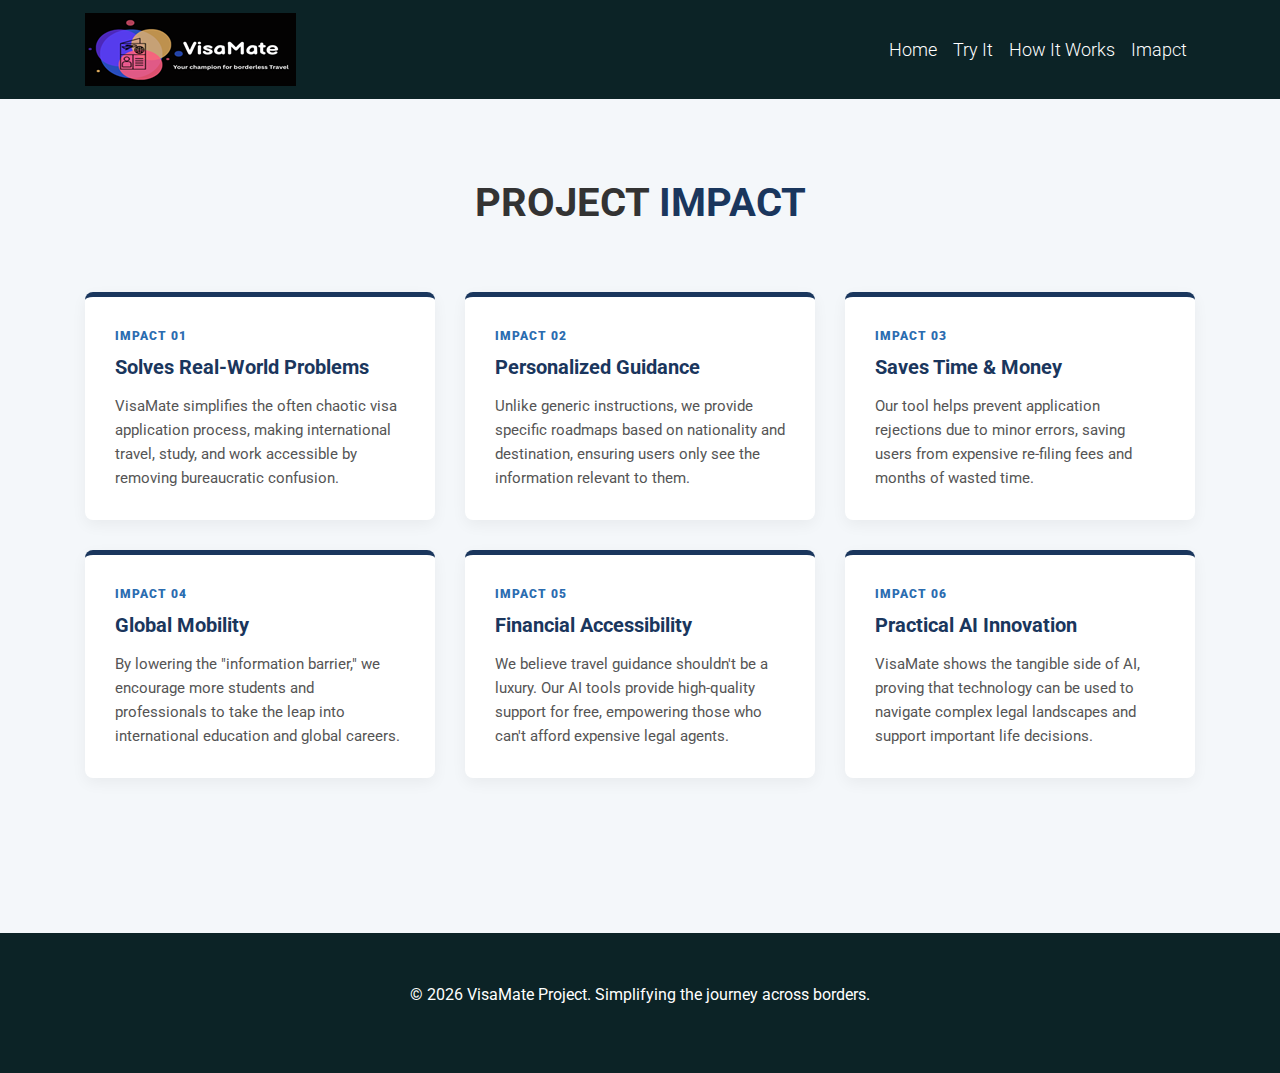
<file: VisamateFrontend/impact.html>
<!DOCTYPE html>
<html lang="en">

<head>
    <meta charset="UTF-8">
    <title>VisaMate - Impact</title>
    <meta name="viewport" content="width=device-width, initial-scale=1.0">

    <link rel="stylesheet" href="https://cdn.jsdelivr.net/npm/bootstrap@4.6.2/dist/css/bootstrap.min.css">
    <style>
        @import url('https://fonts.googleapis.com/css?family=Roboto:100,100i,300,300i,400,400i,500,500i,700,700i,900,900i&display=swap');

        * {
            box-sizing: border-box;
        }

        body {
            font-family: 'Roboto', sans-serif;
            background-color: #f4f7fa;
            margin: 0;
            padding: 0;
            color: #333;
        }

        /* Nav same as provided - Dark Teal/Black */
        nav.navbar {
            background: #0c2326;
            min-height: 95px;
            display: flex;
            align-items: center;
            font-family: 'Roboto', sans-serif;
        }

        nav.navbar a {
            color: #FFF !important;
            font-size: 18px;
            font-weight: 300;
        }

        /* Layout Utilities */
        .layout_padding {
            padding: 80px 0;
        }

        .text_align_center {
            text-align: center;
        }

        h3.main_heading {
            font-size: 40px;
            font-weight: 700;
            text-transform: uppercase;
            margin-bottom: 50px;
        }

        h3.main_heading span {
            color: #1a365d;
            /* Darker Navy */
        }

        /* 3-Column Grid Fix */
        .impact-grid {
            display: flex;
            flex-wrap: wrap;
            margin: 0 -15px;
            /* Offset for column padding */
        }

        .impact-col {
            flex: 0 0 33.333%;
            /* Force 3 per row */
            max-width: 33.333%;
            padding: 15px;
            display: flex;
        }

        .impact-card {
            background: #ffffff;
            border-radius: 8px;
            padding: 30px;
            width: 100%;
            transition: all 0.3s ease;
            border-top: 5px solid #1a365d;
            /* Dark Navy border */
            box-shadow: 0 5px 15px rgba(0, 0, 0, 0.05);
        }

        .impact-card:hover {
            transform: translateY(-5px);
            border-top-color: #2b6cb0;
            /* Royal Blue on hover */
            box-shadow: 0 10px 25px rgba(26, 54, 93, 0.15);
        }

        .impact-card h4 {
            color: #1a365d;
            font-size: 20px;
            font-weight: 700;
            margin-bottom: 15px;
        }

        .impact-card p {
            font-size: 15px;
            line-height: 1.6;
            font-weight: 400;
            color: #555;
            margin: 0;
        }

        .num-box {
            font-size: 12px;
            font-weight: 900;
            color: #2b6cb0;
            text-transform: uppercase;
            letter-spacing: 1px;
            margin-bottom: 10px;
            display: block;
        }

        footer {
            background: #0c2326;
            padding: 50px 0;
            color: #fff;
            text-align: center;
            margin-top: 60px;
        }

        /* Mobile adjustments */
        @media (max-width: 991px) {
            .impact-col {
                flex: 0 0 50%;
                /* 2 per row on tablets */
                max-width: 50%;
            }
        }

        @media (max-width: 767px) {
            .impact-col {
                flex: 0 0 100%;
                /* 1 per row on phones */
                max-width: 100%;
            }

            .layout_padding {
                padding: 40px 0;
            }
        }
    </style>
</head>

<body>

    <nav class="navbar navbar-expand-lg navbar-light text-capitalize">
        <div class="container">
            <a class="navbar-brand" href="#"><img src="imgs/VisaMate.png" alt="#" /></a>
            <button class="navbar-toggler" type="button" data-toggle="collapse" data-target="#show-menu"
                aria-controls="navbarSupportedContent" aria-expanded="false" aria-label="Toggle navigation">
                <span class="navbar-toggler-icon"></span>
            </button>
            <div class="collapse navbar-collapse" id="show-menu">
                <ul class="navbar-nav ml-auto">
                    <li class="nav-item active">
                        <a class="nav-link" href="index.html">Home</a>
                    </li>
                    <li class="nav-item">
                        <a class="nav-link" href="form_fill.html">Try It</a>
                    </li>
                    <li class="nav-item">
                        <a class="nav-link" href="howitworks.html">How it works</a>
                    </li>
                    <li class="nav-item">
                        <a class="nav-link" href="impact.html">Imapct</a>
                    </li>
                </ul>
            </div>
        </div>
    </nav>

    <div class="layout_padding">
        <div class="container">
            <div class="text_align_center">
                <h3 class="main_heading">Project <span>Impact</span></h3>
            </div>

            <div class="impact-grid">
                <div class="impact-col">
                    <div class="impact-card">
                        <span class="num-box">Impact 01</span>
                        <h4>Solves Real-World Problems</h4>
                        <p>VisaMate simplifies the often chaotic visa application process, making international travel,
                            study, and work accessible by removing bureaucratic confusion.</p>
                    </div>
                </div>

                <div class="impact-col">
                    <div class="impact-card">
                        <span class="num-box">Impact 02</span>
                        <h4>Personalized Guidance</h4>
                        <p>Unlike generic instructions, we provide specific roadmaps based on nationality and
                            destination, ensuring users only see the information relevant to them.</p>
                    </div>
                </div>

                <div class="impact-col">
                    <div class="impact-card">
                        <span class="num-box">Impact 03</span>
                        <h4>Saves Time & Money</h4>
                        <p>Our tool helps prevent application rejections due to minor errors, saving users from
                            expensive re-filing fees and months of wasted time.</p>
                    </div>
                </div>

                <div class="impact-col">
                    <div class="impact-card">
                        <span class="num-box">Impact 04</span>
                        <h4>Global Mobility</h4>
                        <p>By lowering the "information barrier," we encourage more students and professionals to take
                            the leap into international education and global careers.</p>
                    </div>
                </div>

                <div class="impact-col">
                    <div class="impact-card">
                        <span class="num-box">Impact 05</span>
                        <h4>Financial Accessibility</h4>
                        <p>We believe travel guidance shouldn't be a luxury. Our AI tools provide high-quality support
                            for free, empowering those who can't afford expensive legal agents.</p>
                    </div>
                </div>

                <div class="impact-col">
                    <div class="impact-card">
                        <span class="num-box">Impact 06</span>
                        <h4>Practical AI Innovation</h4>
                        <p>VisaMate shows the tangible side of AI, proving that technology can be used to navigate
                            complex legal landscapes and support important life decisions.</p>
                    </div>
                </div>
            </div>
        </div>
    </div>

    <footer>
        <div class="container">
            <p>&copy; 2026 VisaMate Project. Simplifying the journey across borders.</p>
        </div>
    </footer>

</body>

</html>
</file>
<file: VisamateFrontend/css/style.css>
@import url('https://fonts.googleapis.com/css?family=Roboto:100,100i,300,300i,400,400i,500,500i,700,700i,900,900i&display=swap');

* {
    box-sizing: border-box;
}

header {
    background-image: url(../imgs/header.png);
    background-size: cover;
}

.small-container {
    width: 95%;
    margin: 0 auto;
}

.overlay {
    background-color: rgba(0, 0, 0, .51);
    width: 100%;
    height: 100%;
}

.violet-overlay {
    background-color: rgba(189, 140, 191, .51);
    width: 100%;
    height: 100%;
    padding: 70px 0;
}

.white-overlay {
    background-color: rgba(255, 255, 255, .7);
    height: 100%;
    width: 100%;
}

.margin_top_30 {
    margin-top: 30px;
}

.service_blog h3.blog_head {
    float: left;
    background: #4fcaff;
    text-align: center;
    font-size: 24px;
    text-transform: none;
    margin: 0;
    min-height: 50px;
    line-height: 50px;
    padding: 0 50px;
    color: #fff;
    position: absolute;
    bottom: 0;
    width: 100%;
    max-width: 300px;
    left: 15px;
}

.service_blog h3.blog_head::after {
    width: 50px;
    height: 50px;
    content: "";
    display: block;
    position: absolute;
    right: -20px;
    background: #4fcaff;
    top: 0;
    transform: skew(-30deg);
}

h2 span, h1 span {
    color: #bd8cbf;
}

li {
    list-style-type: none;
}

a:hover {
    text-decoration: none;
}

a, button {
    transition: all .5s ease;
}

button {
    padding: 0
}

body {
    font-size: 1.1rem;
}

/* navbar */

nav.navbar {
    position: relative;
    top: 0;
    left: 0;
    width: 100%;
    z-index: 1000;
    font-family: 'Roboto', sans-serif;
    background: #0c2326;
    min-height: 95px;
}

nav.navbar a, nav.navbar ul li a {
    color: #FFF !important;
}

nav.navbar ul li {
    padding: 0 15px;
    position: relative;
}

nav.navbar .search-container {
    position: relative;
}

nav.navbar form {
    padding: 5px;
    background-color: white;
    position: absolute;
    width: 260px;
    display: none;
    right: 0;
}

nav.navbar form input {
    padding: 5px 10px;
    border: none;
    background-color: #fff;
    width: 100%;
    font-weight: 300;
    font-size: 16px;
}

.navbar-nav li a {
    font-size: 18px;
    font-weight: 300;
}

.layout_padding {
    padding: 90px 0;
}

.about_section h3 {
    font-size: 40px;
    margin: 5px 0 25px 0;
    font-weight: 600;
}

.about_section h4 {
    color: #4fcaff;
    font-size: 18px;
    margin: 0;
}

p {
    font-size: 18px;
    font-weight: 300;
}

.full {
    width: 100%;
    float: left;
    margin: 0; 
}

.text_align_center {
    text-align: center;
}

.img-responsive {
    max-width: 100%;
}

.white_font {
    color: #fff !important;
}

.h3, h3 {
    font-size: 40px;
    font-weight: 700;
    color: #3a3a3a;
    text-transform: uppercase;
}   

.contact-form {
    padding: 55px 65px;
    background: #4fcaff;
    min-height: 600px;
    margin-top: 60px;
}

.contact-form form input {
    width: 100%;
    background: #fff;
    border: none;
    height: 60px;
    padding: 0 20px;
    text-transform: uppercase;
    margin: 15px 0;
}

.contact-form form textarea {
    width: 100%;
    background: #fff;
    border: none;
    min-height: 120px;
    padding: 15px 20px;
    text-transform: uppercase;
    margin: 15px 0;
}

.contact-form form input[type="submit"] {
    background: #fa3e19;
    color: #fff;
    width: 190px;
    margin: 15px auto 0;
    font-size: 19px;
    font-weight: 300;
    float: none;
    display: flex;
    cursor: pointer;
}

.contact-form form input[type="submit"]:hover,
.contact-form form input[type="submit"]:focus {
    background: #111;
    color: #fff;
    transition: ease all 0.5s;
}

/* header */

header {
    position: relative;
    color: #FFF;
    font-family: 'Roboto', sans-serif;
}

header .container {
    height: 100%
}

header .container > div {
    margin: 0 auto;
    position: relative;
/*    text-align: center;*/
}

header .container > div h1 {
    font-size: 90px;
}

header button {
    background-color: transparent;
    display: block;
    border: 1px solid #FFF;
    border-radius: 50px;
    padding: 0;
    margin: 30px auto;
}

header button a {
    padding: 10px 40px;
    display: block;
    color: #FFF;
}

header button:hover {
    background-color: #bd8cbf;
    border: 1px solid #bd8cbf;
}

header button:hover a {
    color: white;
}

h3.blog_head {
    width: 100%;
    float: left;
    background: #fff;
    text-align: center;
    font-size: 25px;
    text-transform: uppercase;
    color: #090101;
    margin: 0;
    min-height: 75px;
    line-height: 75px;
}

/* about us */

.about-us {
    position: relative;
    padding: 100px 0;
    font-family: 'Open Sans', sans-serif;
}

.about-us .row > .col-lg-6:first-of-type {
    position: relative;
    left: 50px;
}

.about-us .small-container > p + div {
    padding: 70px 0;
    background-color: white;
    box-shadow: 5px 5px 10px #d2cfcf, -5px -5px 10px #d2cfcf;
}

.about-us .small-container > p + div h4 {
    margin-bottom: 40px
}

.about-us .small-container .text-right p {
    margin-bottom: 40px;
    width: 80%;
    float: right;
}

.about-us .small-container > p + div button {
    background-color: #bd8cbf;
    border: none;
}

.about-us .small-container > p + div a {
    display: block;
    color: #FFF;
    padding: 10px 40px;
}

.about-us .item {
    width: 200px;
    position: absolute;
    color: white;
    background-color: #bd8cbf;
}

.about-us .item p {
    font-size: 15px;
}

.about-us .item img {
    width: 100%;
    height: 150px
}

.about-us .item h5 {
    margin: 5px 0;
}

.about-us .item p {
    margin-bottom: 5px;
}

.about-us .item:first-of-type {
    left: 405px;
    bottom: 115px;
    z-index: 2;
    box-shadow: -2px 2px 10px #5d5959;
}

.about-us .item:nth-of-type(2) {
    left: 105px;
    bottom: 115px;
    z-index: 2;
    box-shadow: 2px 2px 10px #5d5959;
}

.about-us .item:nth-of-type(3) {
    position: relative;
    top: 162px;
    left: -45px;
}

.about-us .item:nth-of-type(3) img {
    position: absolute;
    bottom: 70px;
    right: 0px;
    z-index: 0;
}

.about-us .item:last-of-type {
    left: 268px;
    top: 90px;
}

.about-us .first {
    width: 100px;
    height: 200px;
    position: absolute;
    background-color: #bd8cbf;
    top: 140px;
    z-index: -5;
}

.about-us .second {
    width: 100px;
    height: 200px;
    position: absolute;
    background-color: #bd8cbf;
    bottom: 58px;
    right: 34px;
    z-index: -5;
}

.about-us .row > div > .item:nth-of-type(3) div {
    position: relative;
    z-index: 5;
    background-color: #bd8cbf;
    padding: 5px;
}

.blue_bt {
    width: 255px;
    height: 58px;
    background: #4fcaff;
    color: #fff;
    float: left;
    text-align: center;
    line-height: 58px;
    font-size: 20px;
    font-weight: 300;
}

.blue_bt:hover,
.blue_bt:focus {
    background: #fff;
    color: #0c2326;
}

/* services */

.services {
    margin-bottom: 100px;
    font-family: 'Open Sans', sans-serif;
}

.services .slide {
    width: 70%;
    margin: 0 auto;
}

.services .carousel-inner .carousel-item {
    width: 100%;
    height: 100%
}

.services .carousel-inner img {
    height: 100%;
    width: 100%;
}

.services .carousel-control-next, .services .carousel-control-prev {
    width: 60px;
    height: 60px;
    background: #bd8cbf;
    border-radius: 50%;
}

.services .carousel-control-next i, .services .carousel-control-prev i {
    color: #000
}

.services .carousel-control-next {
    right: 0;
    top: 80%;
    right: 40%;
    background-color: #FFF;
}

.services .carousel-control-prev {
    top: 80%;
    left: 40%;
}

.services i {
    color: #bd8cbf;
}

/* agency */

.agency {
    background-image: url('../imgs/agency.png');
    font-family: 'Open Sans', sans-serif;
    background-size: cover;
}

.agency .container > div {
    margin: 0 auto;
    width: 86%;
    margin-bottom: 30px;
}

.agency .white-overlay {
   padding: 50px 0 20px;
}

.agency .container > div > div {
    display: inline-block;
    position: relative
}

.agency .container > div > div img {
    width: 500px;
    margin: 0 20px;
}

.agency img:first-of-type, .agency img:last-of-type {
    width: 200px;
}

.agency .container > div h2 {
    position: absolute;
    color: white;
    bottom: 105px;
    left: 195px;
    font-size: 40px;
}

/* statistics */

.statistics {
    padding: 50px 0;
    font-family: sans-serif;
}

.statistics i, .statistics p {
    color: #bd8cbf;
}

.statistics i {
    margin-bottom: 10px;
}

.statistics h3 {
    font-size: 40px;
    font-weight: bold;
    margin-bottom: 0;
}

.ovarlay_slide_cont {
    background: rgba(5,3,0,0.63);
    position: absolute;
    width: 60%;
    margin: 0 15%;
    z-index: 1111111111;
    top: 135px;
    left: 0;
    padding: 50px 60px 70px;
}

.ovarlay_slide_cont h2 {
    color: #fff;
    text-transform: uppercase;
    font-size: 70px;
    font-weight: 700;
    line-height: normal;
    margin: 0;
}

.ovarlay_slide_cont h4 {
    color: #4fcaff;
    font-size: 32px;
    text-transform: uppercase;
    font-weight: 700;
    margin: 0 0 15px 0;
    line-height: normal;
}

.ovarlay_slide_cont p {
    color: #fff;
    font-weight: 300;
    margin: 0 0 30px 0;
    font-size: 21px;
    padding: 0 75px 0 0;
    line-height: 28px;
}

/* contact */

.contact {
    background-image: url('../imgs/contact.png');
    background-size: cover;
}

.contact h2 {
    color: white;
    margin-bottom: 30px;
}

.contact .contact-form {
    width: 50%;
    margin: 0 auto;
}

.contact form input, .contact form textarea {
    width: 100%;
    outline: none;
    border: none;
    padding: 5px 10px;
}

.contact form input{
    border-radius: 50px;
    margin-bottom: 20px;
}

.contact form textarea {
    resize: none;
    height: 130px;
    border-radius: 25px;
    margin-bottom: 30px;
}

.contact form input[type="submit"] {
    width: 130px;
    height: 40px;
    padding: 0;
    line-height: 40px;
    background-color: #ef44f8;
    color: white;
    margin: 0 auto;
    display: block;
}

/* footer */

footer, footer a {
    color: white;
}

footer {
    display: block;
    overflow: hidden;
    background-color: #0c2326;
}

footer a:hover {
    color: #4fcaff;
}

footer .container > ul {
    overflow: hidden;
    margin: 30px 0;
    padding-left: 0;
}

footer .container > ul li {
    float: left;
    padding-right: 25px;
}

footer .item h4 {
    margin-bottom: 20px
}

footer .item p.address {
    line-height: 1.2;
    font-size: 16px;
}

footer .item ul {
    padding-left: 0;
}

footer .item ul li {
    margin-bottom: 3px;
    font-size: 16px;
}

footer .date p {
    margin-bottom: 5px;
    font-size: 16px;
    font-weight: 300;
}

footer .item form {
    overflow: hidden;
}

footer .item form input {
    width: 100%;
    margin-bottom: 15px;
    padding: 5px 10px;
}

footer .item form input[type="submit"] {
    width: 100px;
    height: 40px;
    line-height: 4px;
    background-color: #ef44f8;
    border: none;
    float: right;
    color: #FFF;
    padding: 0
}

footer .copyright {
    padding: 15px 0;
}

footer .copyright p {
    margin-bottom: 0;
    font-size: 16px;
}

/* media queries */

@media (max-width: 1200px) {
    
    /* about */
    
    .about-us .row > .col-lg-6:first-of-type {
        left: -10px;
    }
    .about-us .small-container .text-right p {
        width: 70%
    }
    .about-us .item {
        width: 150px
    }
    .about-us .item img {
        height: 125px
    }
    .about-us .item:first-of-type {
        left: 440px;
        bottom: 154px;
    }
    .about-us .item:nth-of-type(2) {
        left: 167px;
        bottom: 153px;
    }
    .about-us .item:nth-of-type(3) {
        top: 149px;
        left: 19px;
    }
    .about-us .item:last-of-type {
        left: 305px;
        top: 132px;
    }
    
    .about-us .row > div > .item:nth-of-type(3) img {
        position: static
    }
    
    .about-us .row > div > .item:nth-of-type(3) p {
        display: none;
    }

    /* agency */
    
    .agency img:first-of-type, .agency img:last-of-type {
        width: 150px
    }
    .agency .container > div > div img {
        max-width: 400px;
        width: 100%;
    }
    .agency .container > div h2 {
        bottom: 87px;
        left: 164px;
        font-size: 30px;
    }
    .agency .container > div h2 {
        display: none;
    }

}

@media (max-width: 992px) {
    
    /* header */
    
    header h1 {
        font-size: 65px !important;
    } 
    
    /* navbar */
    
    .navbar ul {
        background-color: #4fcaff;
    }
    .navbar ul li {
        margin: 10px 0;
    }
    nav.navbar form {
        width: 100%;
        position: static;
    }
    
    /* about */
    
    .about-us .small-container > p + div {
        padding: 50px 0;
    }
    .about-us .row > .col-lg-6:first-of-type {
        height: 350px;
        left: 50px;
    }
    .about-us .small-container .text-right p {
        width: 100%;
    }
    
    /* services */
    
    .services .slide {
        width: 80%
    }
    
    .services .carousel-control-next, .services .carousel-control-prev {
        width: 50px;
        height: 50px;
    }
    
    /* agency */
    
    .agency img:first-of-type, .agency img:last-of-type {
        display: none
    }
    .agency .container > div > div img {
        display: block;
    }
    .agency .container > div {
        width: 56%;
    }
    
    /* statistics */
    
    .statistics .col-lg-3 {
        margin-bottom: 40px
    }
    
    /* contact */
    
    .contact .contact-form {
        width: 70%
    }
    
    /* footer */
    
    footer .col-lg-3 {
        margin-bottom: 40px;
    }
    
}

@media (max-width: 768px) {
    
    /* header */
    
    header h1 {
        font-size: 50px !important;
    } 
    
    /* about */
    
    .about-us .row > .col-lg-6:first-of-type {
        display: none;
    }
    
    /* services */
    
    .services .slide {
        width: 90%
    }
    .services .carousel-control-next, .services .carousel-control-prev {
        display: none;
    }
    
    /* agency */
    
    .agency .container > div {
        width: 87%;
    }
    
}



.testimonial_blog {
    background: #a1a1a1;
    width: 100%;
    padding: 40px 50px;
    box-shadow: 50px 50px 0 0 #4fcaff;
}

.testimonial_blog p {
    color: #fff;
}

.testimonial_blog p + p {
    margin: 0;
}

.testimonial_blog p:first-child {
    font-size: 30px;
    font-weight: 500;
}

.subcribe {
    background: #4fcaff;
    padding: 80px 0;
}

.subcribe h3 {
    color: #fff;
}

.subcribe p {
    margin: 0;
    color: #fff;
}

.subcribe form {
    height: 72px;
    background: yellow;
    margin-top: 20px;
}

.subcribe form {
    height: 72px;
    background: #fff;
    margin-top: 20px;
    padding: 0;
    font-weight: 300;
    font-size: 19px;
    display: flex;
}

.subcribe form input {
    margin: 0;
    padding: 0 30px;
    width: 100%;
    border: none;
    font-size: 20px;
    font-weight: 300;
}

.subcribe form button {
    background: #fa3e19;
    color: #fff;
    width: 255px;
    border: none;
    font-size: 20px;
}

.subcribe form button:hover,
.subcribe form button:focus {
    background: #111;
    color: #fff;
}

footer .item p img {
    position: absolute;
    left: 0;
    top: 5px;
}

footer .item p {
    position: relative;
    padding-left: 25px;
    font-size: 16px;
    margin: 0 0 10px 0;
}

footer .copyright {
    padding: 15px 0 16px;
    border-top: solid #10d0e7 1px;
    margin-top: 30px;
}

footer .item p strong {
    font-weight: 700;
    margin-bottom: 5px;
    float: left;
    width: 100%;
}

footer {
    display: block;
    overflow: hidden;
    background-color: #0c2326;
    padding: 90px 0 0; 
}

.cpy {
    margin: 0;
    padding: 0;
}

footer .item h4 {
    margin-bottom: 20px;
    font-size: 20px;
    font-weight: 700;
}

.navbar-light .navbar-toggler {
    color: #000;
    background: #4fcaff;
    width: 50px;
    padding: 0;
    height: 45px;
    border: none;
}

@media (min-width: 992px) and (max-width: 1199px) {

}

@media (min-width: 768px) and (max-width: 991px) {

.ovarlay_slide_cont {
    background: rgba(5,3,0,0.63);
    position: absolute;
    width: 70%;
    margin: 0 15%;
    z-index: 1111111111;
    top: 0;
    left: 0;
    padding: 50px 60px 70px;
}

.ovarlay_slide_cont h2 {
    font-size: 45px;
}

.ovarlay_slide_cont p {
    color: #fff;
    font-weight: 300;
    margin: 0 0 30px 0;
    font-size: 19px;
    padding: 0;
    line-height: 28px;
}  


.h3, h3 {
    font-size: 30px;
}

.about_section h3 {
    font-size: 30px;
}

.about_section h4 {
    color: #4fcaff;
    font-size: 16px;
    margin: 0;
}

h3.blog_head {
    width: 100%;
    float: left;
    background: #fff;
    text-align: center;
    font-size: 18px;
    text-transform: uppercase;
    color: #090101;
    margin: 0;
    min-height: 50px;
    line-height: 50px;
}

.service_blog h3.blog_head {
    float: left;
    background: #4fcaff;
    text-align: center;
    font-size: 18px;
    text-transform: none;
    margin: 0;
    min-height: 50px;
    line-height: 50px;
    padding: 0 20px;
    color: #fff;
    position: absolute;
    bottom: 0;
    width: 65%;
    max-width: 300px;
    left: 15px;
    font-weight: 500;
}

.service_blog h3.blog_head::after {
    width: 50px;
    height: 50px;
    content: "";
    display: block;
    position: absolute;
    right: -35px;
    background: #4fcaff;
    top: 0;
    transform: skew(-30deg);
}

.contact-form {
    padding: 40px 50px;
    background: #4fcaff;
    min-height: 600px;
    margin-top: 60px;
}

.service_blog img {
    width: 100%;
}

}

@media (max-width: 767px) {

.layout_padding {
    padding: 50px 0;
}

.about_section h3 {
    font-size: 30px;
    margin: 10px 0 25px 0;
    font-weight: 700;
    line-height: 32px;
}

.h3, h3 {
    font-size: 30px;
    font-weight: 700;
    color: #3a3a3a;
    text-transform: uppercase;
    margin-bottom: 15px;
}

h3.blog_head {
    width: 100%;
    float: left;
    background: #fff;
    text-align: center;
    font-size: 20px;
    text-transform: uppercase;
    color: #090101;
    margin: 0;
    min-height: 55px;
    line-height: 55px;
}

.service_blog h3.blog_head {
    float: left;
    background: #4fcaff;
    text-align: center;
    font-size: 22px;
    text-transform: none;
    margin: 0;
    min-height: 50px;
    line-height: 50px;
    padding: 0 40px;
    color: #fff;
    position: absolute;
    bottom: 0;
    width: 70%;
    max-width: 300px;
    left: 15px;
}

.contact-form {
    padding: 35px 40px;
    background: #4fcaff;
    min-height: 600px;
    margin-top: 20px;
}

.contact-form form input {
    margin: 10px 0;
}

#contact img {
    margin-top: 30px;
}

.testimonial_blog {
    background: #a1a1a1;
    width: 100%;
    padding: 30px 30px;
    box-shadow: 10px 10px 0 0 #4fcaff;
}

.testimonial_blog p:first-child {
    font-size: 30px;
    font-weight: 500;
    margin-bottom: 10px;
}

p {
    font-size: 17px;
    font-weight: 300;
}

.subcribe form {
    height: auto;
    background: #fff;
    margin-top: 20px;
    padding: 0;
    font-weight: 300;
    font-size: 19px;
    display: block;
}

.subcribe form input {
    margin: 0;
    padding: 20px 30px;
    width: 100%;
    border: none;
    font-size: 20px;
    font-weight: 300;
}

.subcribe form button {
    background: #fa3e19;
    color: #fff;
    width: 100%;
    border: none;
    font-size: 20px;
    padding: 12px 0;
}

.subcribe form button:hover,
.subcribe form button:focus {
    background: #111;
    color: #fff;
}

.ovarlay_slide_cont {
    display: none;
}

.service_blog img {
    width: 100%;
}

}

/* === FORCE FIX HOW IT WORKS === */

.hiw_row {
    display: flex;
}

.hiw_card {
    background: #ffffff;
    padding: 5px;
    text-align: center;
    border-radius: 10px;
    height: 100%;
}

.hiw_card img {
    margin: 0 0 15px 0 !important;
    max-width: 100%;
}

.hiw_card h3 {
    margin: 10px 0;
    color: #000;
    position: static !important;
}

.hiw_card p {
    margin: 0;
    font-size: 14px;
    color: black;
    line-height: 1.6;
    font-weight: 500;
    margin-bottom: 10px;
}
/* This styles the 'summary' HTML we sent back */
.result-box ul {
    list-style-type: disc;
    padding-left: 20px;
    text-align: left;
}

.result-box li {
    margin-bottom: 25px; /* This creates the 'Proper Spacing' */
    line-height: 1.6;
}

.result-box strong {
    font-weight: bold;
    color: #1a73e8; /* Makes the bolded document name stand out */
}
.step-img {
    max-width: 100%;
    border-radius: 10px;
    box-shadow: 0 8px 25px rgba(0,0,0,0.08);
}

.step-img-right {
    text-align: right;
}

.step-img-left {
    text-align: left;
}
/* =========================
   GLOBAL STYLES
   ========================= */
body {
    background-color: #f4f7f9 !important;
    color: #333 !important;
    line-height: 1.6;
    font-family: 'Open Sans', sans-serif;
}

h1, h2, h3, h4, h5 {
    font-family: 'Roboto', sans-serif;
}

a {
    text-decoration: none;
}

/* =========================
   MAIN TITLE
   ========================= */
.main-title {
    font-weight: 900 !important;
    color: #0c2326 !important;
    text-transform: uppercase;
    margin-top: 50px;
    margin-bottom: 50px;
    letter-spacing: 2px;
    text-align: center;
}

/* =========================
   STEP CONTAINER
   ========================= */
.step-container {
    background: #fff !important;
    border-radius: 12px !important;
    padding: 40px !important;
    margin-bottom: 30px !important;
    box-shadow: 0 10px 30px rgba(0,0,0,0.05) !important;
    border-left: 8px solid #1a365d !important;
    transition: 0.3s;
}

.step-container:hover {
    transform: translateX(5px);
}

/* =========================
   LOGIC BACKGROUND
   ========================= */
.bg-logic {
    border-left: 8px solid #2b6cb0 !important;
}

/* =========================
   STEP IMAGES
   ========================= */
.step-img {
    max-width: 100%;
    border-radius: 12px;
    box-shadow: 0 10px 30px rgba(0,0,0,0.1);
}

/* =========================
   HIW CARDS (Images + Text)
   ========================= */
.hiw_card {
    background: #ffffff;
    padding: 25px 20px;
    border-radius: 12px;
    transition: 0.3s;
    height: 100%;
    text-align: center;
}

.hiw_card img {
    max-width: 80px;
    margin-bottom: 15px;
}

.hiw_card h4 {
    font-weight: 700;
    color: #1a365d;
    margin-bottom: 10px;
    font-size: 18px;
}

.hiw_card p {
    color: #4a5568;
    font-size: 14px;
    line-height: 1.5;
}

.hiw_card:hover {
    transform: translateY(-5px);
    box-shadow: 0 10px 25px rgba(0,0,0,0.1);
}

/* =========================
   PROCESS BOXES (Optional if still used)
   ========================= */
.process-box {
    background: #f8fafc !important;
    border: 1px solid #e2e8f0 !important;
    padding: 25px !important;
    border-radius: 10px !important;
    text-align: center;
    height: 100%;
    transition: 0.3s;
}

.process-box:hover {
    background: #1a365d !important;
    color: #fff !important;
}

.process-box h5 {
    font-weight: 700 !important;
    margin-bottom: 15px !important;
}

/* =========================
   BUTTONS
   ========================= */
.btn-action {
    background-color: #1a365d !important;
    color: white !important;
    padding: 12px 35px !important;
    border-radius: 50px !important;
    font-weight: 700 !important;
    text-transform: uppercase;
    display: inline-block;
    margin-top: 20px;
}

/* =========================
   DISCLAIMER BOX
   ========================= */
.disclaimer-box {
    background: #e2e8f0 !important;
    padding: 20px !important;
    border-radius: 8px !important;
    font-style: italic;
    color: #4a5568 !important;
    text-align: center;
}

/* =========================
   HIW SECTION
   ========================= */
/* =========================
   HIW CARDS / STEP IMAGES
   ========================= */
.hiw_card {
    background: #ffffff;
    padding: 30px 25px;      /* slightly more padding */
    border-radius: 12px;
    transition: 0.3s;
    height: 100%;
    text-align: center;
    cursor: pointer;
}

.hiw_card img {
    max-width: 120px;        /* bigger images */
    margin-bottom: 20px;
    transition: transform 0.3s;
}

/* Hover effect for cards */
.hiw_card:hover {
    transform: translateY(-5px);
    background-color: #1a365d; /* dark blue */
    color: #ffffff;
}

.hiw_card:hover h4,
.hiw_card:hover p {
    color: #ffffff;           /* change text to white on hover */
}

.hiw_card:hover img {
    transform: scale(1.1);    /* slightly enlarge image on hover */
}

/* =========================
   Text styling inside cards
   ========================= */
.hiw_card h4 {
    font-weight: 700;
    color: #1a365d;
    margin-bottom: 12px;
    font-size: 20px;          /* slightly larger headings */
    transition: color 0.3s;
}

.hiw_card p {
    color: #4a5568;
    font-size: 15px;          /* slightly bigger text */
    line-height: 1.5;
    transition: color 0.3s;
}
</file>
